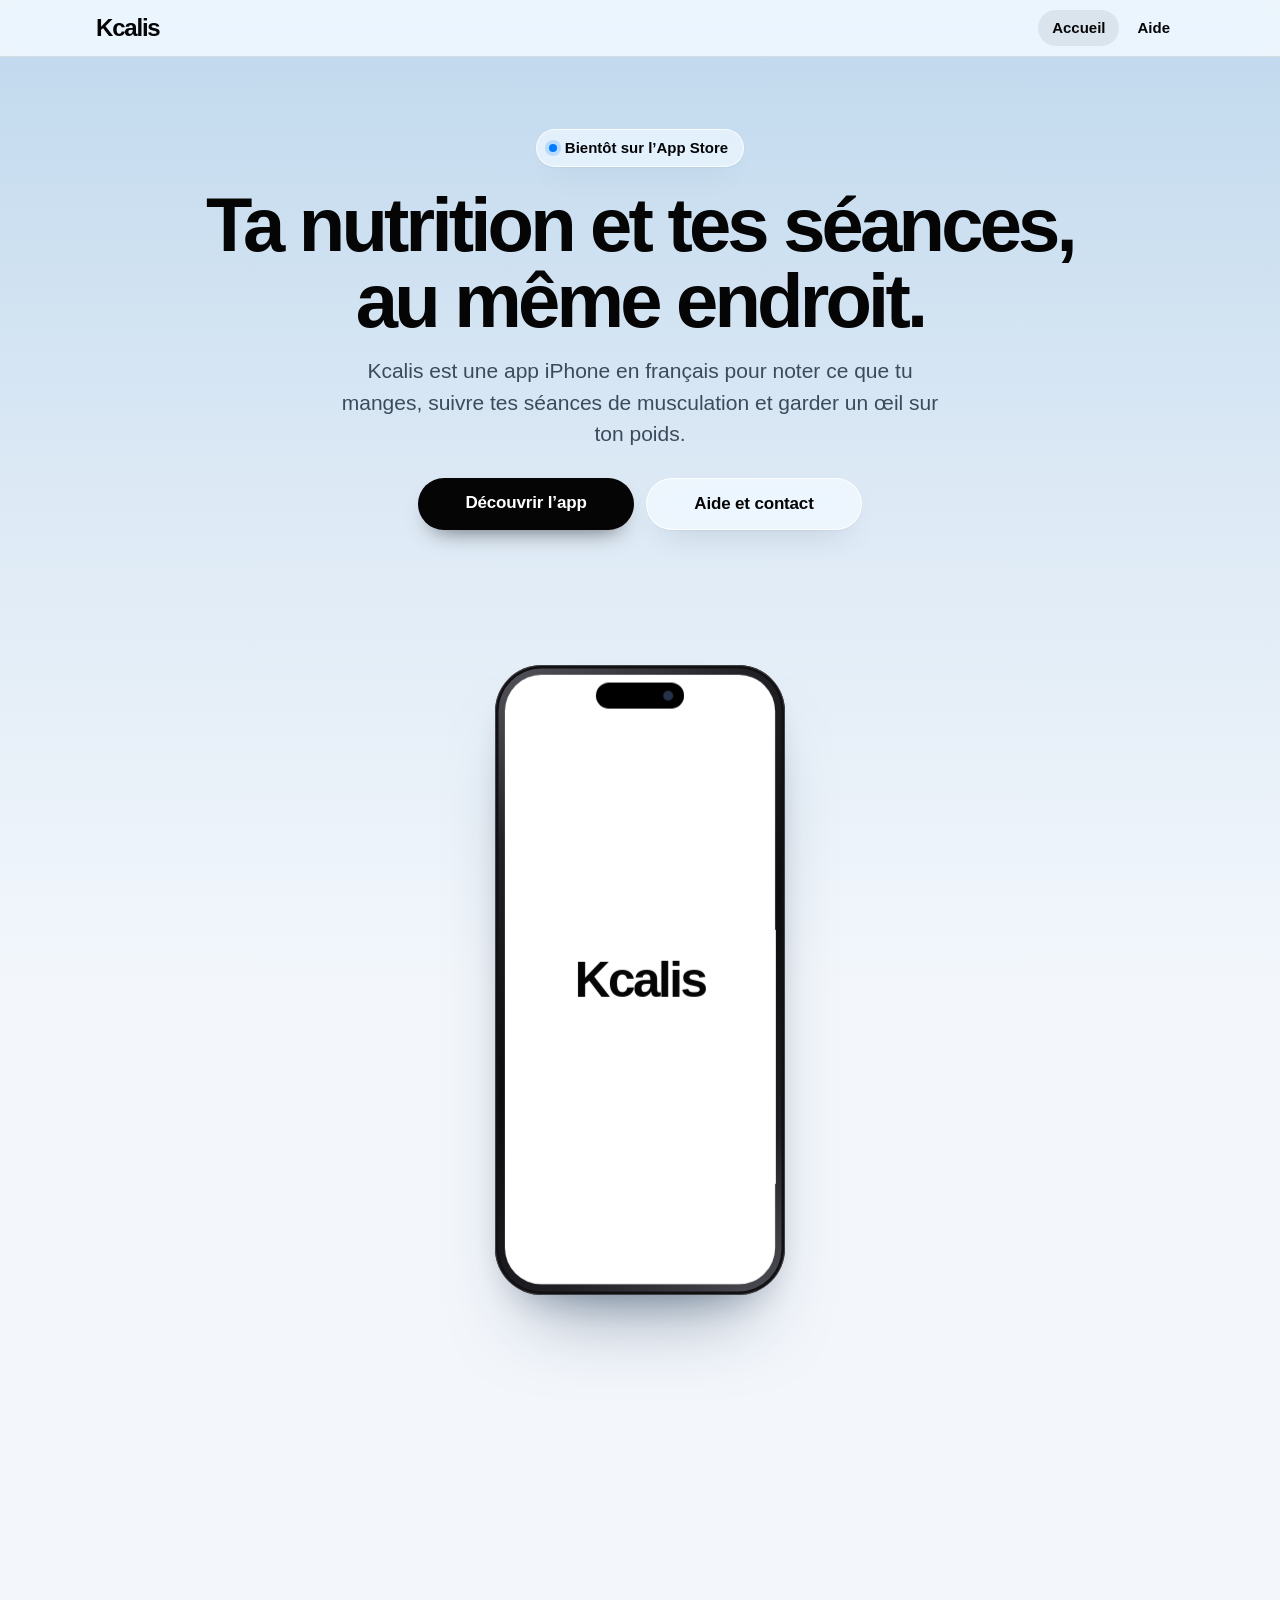
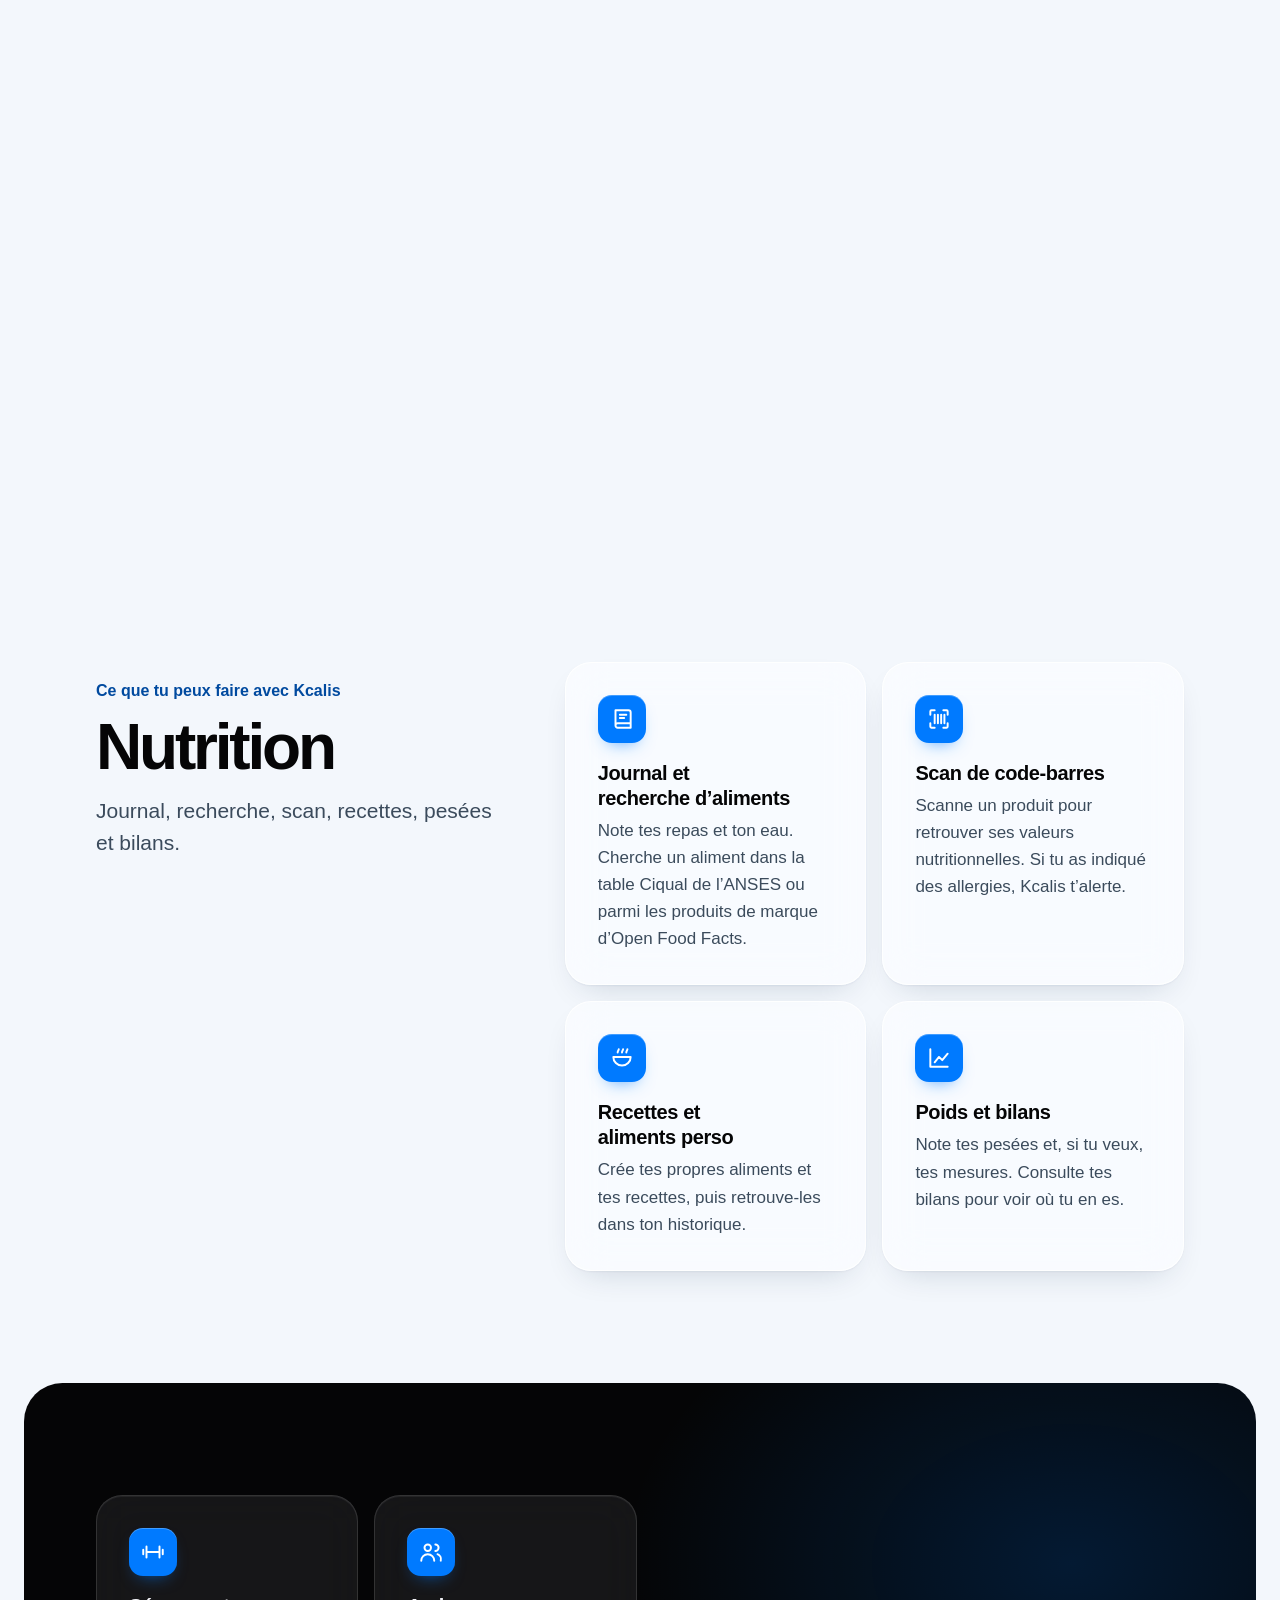
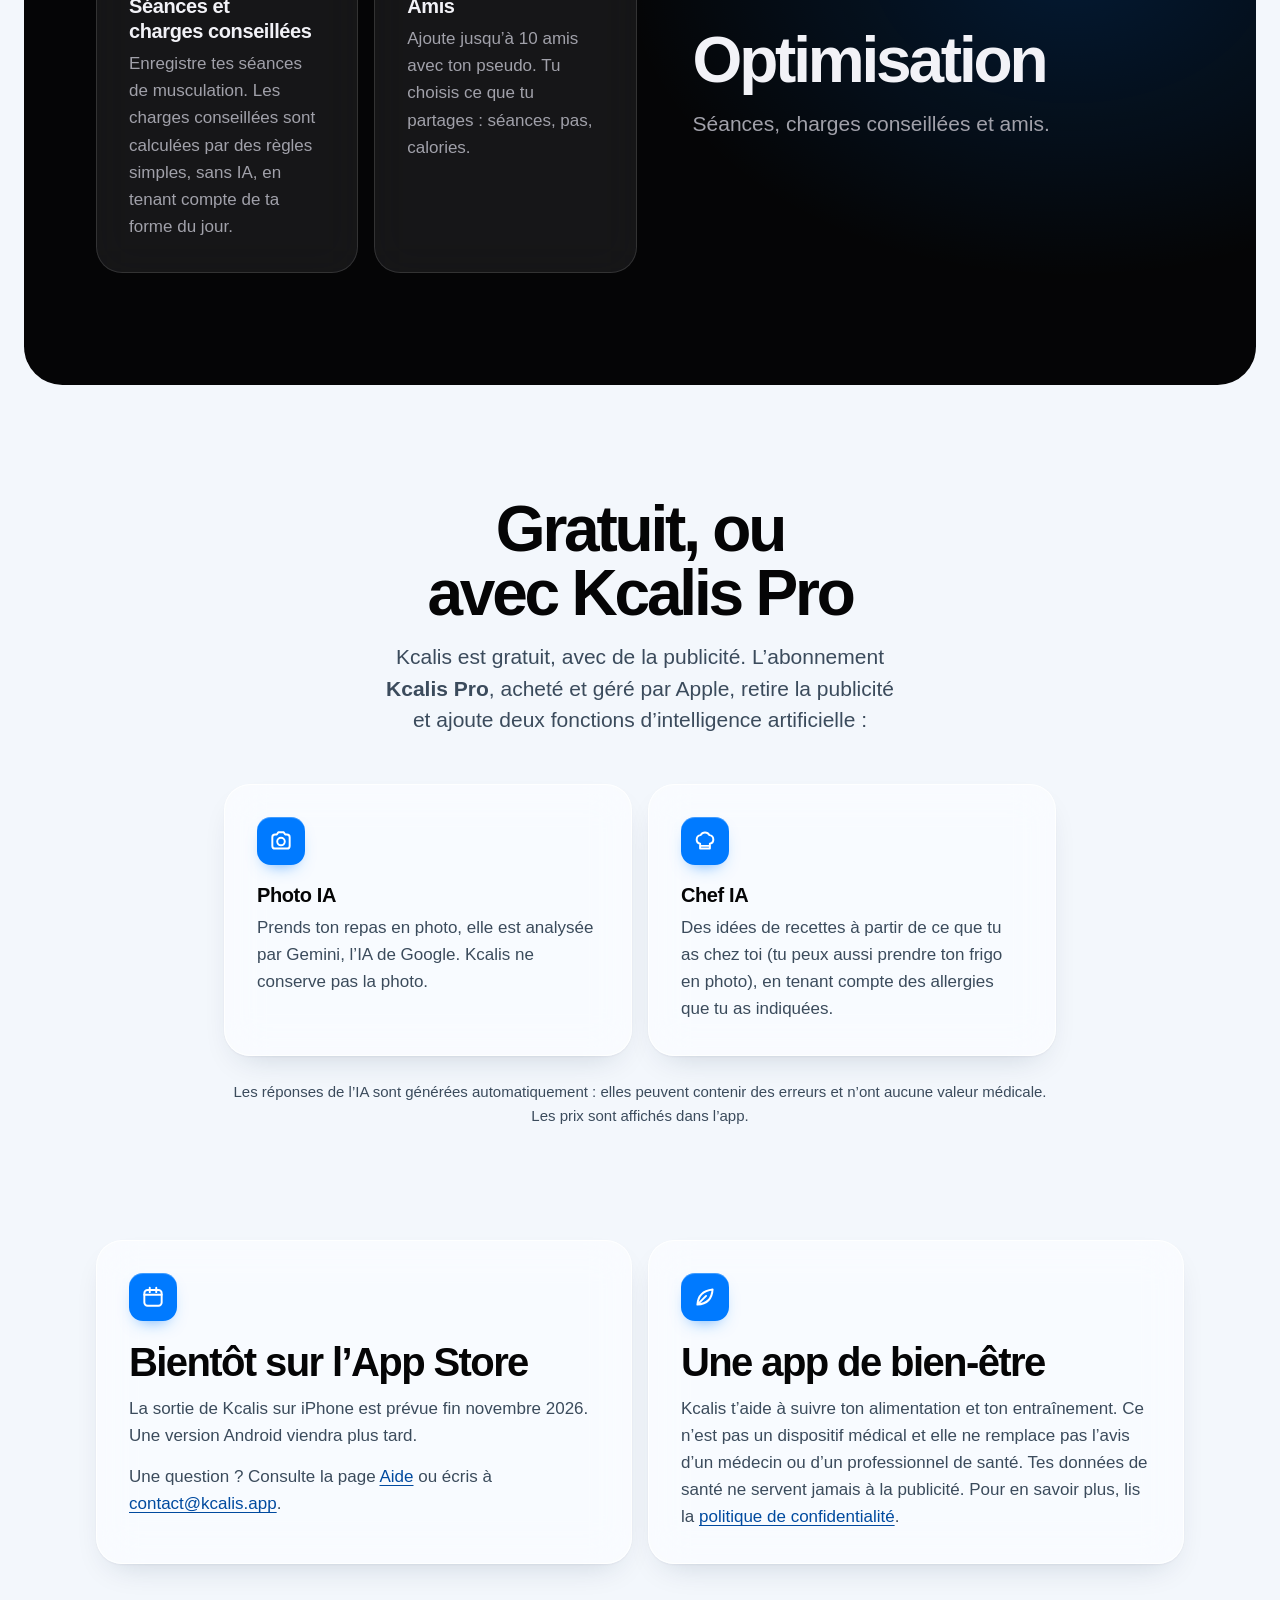
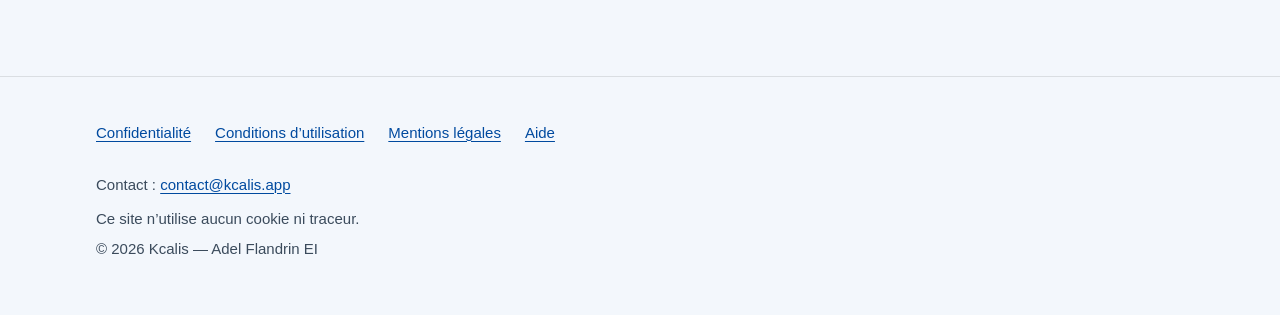
<file: index.html>
<!doctype html>
<html lang="fr">
<head>
  <meta charset="utf-8">
  <meta http-equiv="Content-Security-Policy" content="default-src 'none'; img-src 'self' data:; style-src 'self'; font-src 'self'; base-uri 'none'; form-action 'none'; upgrade-insecure-requests">
  <meta name="referrer" content="strict-origin-when-cross-origin">
  <meta name="viewport" content="width=device-width, initial-scale=1">
  <title>Kcalis — Nutrition et musculation sur iPhone</title>
  <meta name="description" content="Kcalis, l’app iPhone en français pour noter tes repas, scanner tes produits, suivre tes séances de musculation, ton poids et tes bilans. Bientôt sur l’App Store.">
  <link rel="canonical" href="https://kcalis.app/">
  <meta name="theme-color" content="#bfd8ed">
  <meta name="color-scheme" content="light">
  <link rel="icon" href="/favicon-32.png" type="image/png" sizes="32x32">
  <link rel="apple-touch-icon" href="/apple-touch-icon.png">
  <link rel="stylesheet" href="/assets/style.css">
  <meta property="og:type" content="website">
  <meta property="og:site_name" content="Kcalis">
  <meta property="og:locale" content="fr_FR">
  <meta property="og:title" content="Kcalis — Nutrition et musculation sur iPhone">
  <meta property="og:description" content="Kcalis, l’app iPhone en français pour noter tes repas, scanner tes produits, suivre tes séances de musculation, ton poids et tes bilans. Bientôt sur l’App Store.">
  <meta property="og:url" content="https://kcalis.app/">
  <meta property="og:image" content="https://kcalis.app/assets/og.png">
  <meta property="og:image:width" content="1200">
  <meta property="og:image:height" content="630">
  <meta property="og:image:alt" content="Kcalis, nutrition et musculation sur iPhone">
  <meta name="twitter:card" content="summary_large_image">
  <meta name="twitter:title" content="Kcalis — Nutrition et musculation sur iPhone">
  <meta name="twitter:description" content="Kcalis, l’app iPhone en français pour noter tes repas, scanner tes produits, suivre tes séances de musculation, ton poids et tes bilans. Bientôt sur l’App Store.">
  <meta name="twitter:image" content="https://kcalis.app/assets/og.png">
  <meta name="twitter:image:alt" content="Kcalis, nutrition et musculation sur iPhone">
  <meta name="apple-itunes-app" content="app-id=6821615256">
  <script type="application/ld+json">{"@context":"https://schema.org","@type":"MobileApplication","name":"Kcalis","operatingSystem":"iOS","applicationCategory":"HealthApplication","inLanguage":"fr","url":"https://kcalis.app/","description":"Application iOS de nutrition et de musculation : journal alimentaire, scan de code-barres, recettes, séances et charges conseillées, poids et bilans, amis.","publisher":{"@type":"Person","name":"Adel Flandrin"},"offers":{"@type":"Offer","price":"0","priceCurrency":"EUR","description":"Gratuit avec achats intégrés (abonnement Kcalis Pro)"}}</script>
</head>
<body>
  <a class="skip-link" href="#contenu">Aller au contenu</a>
  <header class="site-header">
    <div class="wrap">
      <a class="brand" href="/">Kcalis</a>
      <nav class="site-nav" aria-label="Navigation principale">
        <ul>
        <li><a href="/" aria-current="page">Accueil</a></li>
        <li><a href="/support.html">Aide</a></li>
        </ul>
      </nav>
    </div>
  </header>
  <main id="contenu">
    <section class="hero" aria-labelledby="titre-accueil">
      <div class="wrap hero-head">
        <p class="pill">Bientôt sur l’App Store</p>
        <h1 id="titre-accueil">Ta nutrition et tes séances, au même endroit.</h1>
        <p class="lead">Kcalis est une app iPhone en français pour noter ce que tu manges, suivre tes séances de musculation et garder un œil sur ton poids.</p>
        <div class="actions">
          <a class="button" href="#fonctions">Découvrir l’app</a>
          <a class="button button--glass" href="/support.html">Aide et contact</a>
        </div>
      </div>
      <div class="scene">
        <div class="scene-stage">
          <div class="phone-tilt">
            <div class="phone" aria-hidden="true">
              <div class="phone-screen">
              <span class="screen-logo">Kcalis</span>
              </div>
              <span class="phone-island"></span>
            </div>
          </div>
        </div>
      </div>
    </section>

    <section class="world" id="fonctions" aria-labelledby="titre-nutrition">
      <div class="wrap world-grid">
        <div class="world-head">
          <p class="kicker" id="titre-fonctions">Ce que tu peux faire avec Kcalis</p>
          <h2 id="titre-nutrition">Nutrition</h2>
          <p class="world-lead">Journal, recherche, scan, recettes, pesées et bilans.</p>
        </div>
        <ul class="cards" role="list">
          <li>
            <article class="card card--light">
              <span class="tile" aria-hidden="true"><svg class="icon" viewBox="0 0 24 24" width="26" height="26" fill="none" focusable="false"><path d="M6 4h12a2 2 0 0 1 2 2v14H8a2 2 0 0 1-2-2zM6 18a2 2 0 0 1 2-2h12M10 8h6M10 11h4"/></svg></span>
              <h3>Journal et recherche d’aliments</h3>
              <p>Note tes repas et ton eau. Cherche un aliment dans la table Ciqual de l’ANSES ou parmi les produits de marque d’Open Food Facts.</p>
            </article>
          </li>
          <li>
            <article class="card card--light">
              <span class="tile" aria-hidden="true"><svg class="icon" viewBox="0 0 24 24" width="26" height="26" fill="none" focusable="false"><path d="M4 8V5a1 1 0 0 1 1-1h3M16 4h3a1 1 0 0 1 1 1v3M20 16v3a1 1 0 0 1-1 1h-3M8 20H5a1 1 0 0 1-1-1v-3M8 8v8M11 8v8M14 8v8M17 8v8"/></svg></span>
              <h3>Scan de code-barres</h3>
              <p>Scanne un produit pour retrouver ses valeurs nutritionnelles. Si tu as indiqué des allergies, Kcalis t’alerte.</p>
            </article>
          </li>
          <li>
            <article class="card card--light">
              <span class="tile" aria-hidden="true"><svg class="icon" viewBox="0 0 24 24" width="26" height="26" fill="none" focusable="false"><path d="M4 11h16a8 8 0 0 1-16 0zM8 7c0-1.5 1-2 1-3M12 7c0-1.5 1-2 1-3M16 7c0-1.5 1-2 1-3"/></svg></span>
              <h3>Recettes et aliments perso</h3>
              <p>Crée tes propres aliments et tes recettes, puis retrouve-les dans ton historique.</p>
            </article>
          </li>
          <li>
            <article class="card card--light">
              <span class="tile" aria-hidden="true"><svg class="icon" viewBox="0 0 24 24" width="26" height="26" fill="none" focusable="false"><path d="M4 4v16h16M8 16l4-5 3 3 5-6"/></svg></span>
              <h3>Poids et bilans</h3>
              <p>Note tes pesées et, si tu veux, tes mesures. Consulte tes bilans pour voir où tu en es.</p>
            </article>
          </li>
        </ul>
      </div>
    </section>

    <div class="optim-track">
      <section class="world world--dark optim" id="optimisation" aria-labelledby="titre-optimisation">
        <div class="wrap world-grid world-grid--reverse">
          <div class="world-head">
            <h2 id="titre-optimisation">Optimisation</h2>
            <p class="world-lead">Séances, charges conseillées et amis.</p>
          </div>
          <ul class="cards" role="list">
          <li>
            <article class="card card--dark">
              <span class="tile" aria-hidden="true"><svg class="icon" viewBox="0 0 24 24" width="26" height="26" fill="none" focusable="false"><path d="M3 10v4M6 7v10M18 7v10M21 10v4M6 12h12"/></svg></span>
              <h3>Séances et charges conseillées</h3>
              <p>Enregistre tes séances de musculation. Les charges conseillées sont calculées par des règles simples, sans IA, en tenant compte de ta forme du jour.</p>
            </article>
          </li>
          <li>
            <article class="card card--dark">
              <span class="tile" aria-hidden="true"><svg class="icon" viewBox="0 0 24 24" width="26" height="26" fill="none" focusable="false"><circle cx="9" cy="8" r="3"/><path d="M3 20a6 6 0 0 1 12 0M16 5a3 3 0 0 1 0 6M18 14a5 5 0 0 1 3 6"/></svg></span>
              <h3>Amis</h3>
              <p>Ajoute jusqu’à 10 amis avec ton pseudo. Tu choisis ce que tu partages : séances, pas, calories.</p>
            </article>
          </li>
          </ul>
        </div>
      </section>
    </div>

    <section class="world" aria-labelledby="titre-pro">
      <div class="wrap">
        <div class="world-head world-head--center">
          <h2 id="titre-pro">Gratuit, ou avec Kcalis Pro</h2>
          <p class="world-lead">Kcalis est gratuit, avec de la publicité. L’abonnement <strong>Kcalis Pro</strong>, acheté et géré par Apple, retire la publicité et ajoute deux fonctions d’intelligence artificielle :</p>
        </div>
        <ul class="cards cards--pro" role="list">
          <li>
            <article class="card card--light">
              <span class="tile" aria-hidden="true"><svg class="icon" viewBox="0 0 24 24" width="26" height="26" fill="none" focusable="false"><path d="M4 8.5A2.5 2.5 0 0 1 6.5 6h1.6l1.4-2h5l1.4 2h1.6A2.5 2.5 0 0 1 20 8.5v8a2.5 2.5 0 0 1-2.5 2.5h-11A2.5 2.5 0 0 1 4 16.5z"/><circle cx="12" cy="12.5" r="3.5"/></svg></span>
              <h3>Photo IA</h3>
              <p>Prends ton repas en photo, elle est analysée par Gemini, l’IA de Google. Kcalis ne conserve pas la photo.</p>
            </article>
          </li>
          <li>
            <article class="card card--light">
              <span class="tile" aria-hidden="true"><svg class="icon" viewBox="0 0 24 24" width="26" height="26" fill="none" focusable="false"><path d="M7.5 14.5A4 4 0 0 1 8 6.6a4.5 4.5 0 0 1 8 0 4 4 0 0 1 .5 7.9V19h-9zM7.5 16.5h9"/></svg></span>
              <h3>Chef IA</h3>
              <p>Des idées de recettes à partir de ce que tu as chez toi (tu peux aussi prendre ton frigo en photo), en tenant compte des allergies que tu as indiquées.</p>
            </article>
          </li>
        </ul>
        <p class="note">Les réponses de l’IA sont générées automatiquement : elles peuvent contenir des erreurs et n’ont aucune valeur médicale. Les prix sont affichés dans l’app.</p>
      </div>
    </section>

    <div class="world world--end">
      <div class="wrap duo">
        <section class="card card--light card--feature" aria-labelledby="titre-sortie">
          <span class="tile" aria-hidden="true"><svg class="icon" viewBox="0 0 24 24" width="26" height="26" fill="none" focusable="false"><rect x="4" y="5.5" width="16" height="14.5" rx="3"/><path d="M4 10h16M9 3.5v4M15 3.5v4"/></svg></span>
          <h2 id="titre-sortie">Bientôt sur l’App Store</h2>
          <p>La sortie de Kcalis sur iPhone est prévue fin novembre 2026. Une version Android viendra plus tard.</p>
          <p>Une question ? Consulte la page <a href="/support.html">Aide</a> ou écris à <a href="mailto:contact@kcalis.app">contact@kcalis.app</a>.</p>
        </section>
        <section class="card card--light card--feature" aria-labelledby="titre-sante">
          <span class="tile" aria-hidden="true"><svg class="icon" viewBox="0 0 24 24" width="26" height="26" fill="none" focusable="false"><path d="M5 19c.5-8 5.5-13 14-14-.5 8.5-5.5 13.5-14 14zM5 19l8-8"/></svg></span>
          <h2 id="titre-sante">Une app de bien-être</h2>
          <p>Kcalis t’aide à suivre ton alimentation et ton entraînement. Ce n’est pas un dispositif médical et elle ne remplace pas l’avis d’un médecin ou d’un professionnel de santé. Tes données de santé ne servent jamais à la publicité. Pour en savoir plus, lis la <a href="/confidentialite.html">politique de confidentialité</a>.</p>
        </section>
      </div>
    </div>
  </main>
  <footer class="site-footer">
    <div class="wrap">
      <nav aria-label="Liens légaux">
        <ul>
          <li><a href="/confidentialite.html">Confidentialité</a></li>
          <li><a href="/conditions.html">Conditions d’utilisation</a></li>
          <li><a href="/mentions-legales.html">Mentions légales</a></li>
          <li><a href="/support.html">Aide</a></li>
        </ul>
      </nav>
      <p>Contact : <a href="mailto:contact@kcalis.app">contact@kcalis.app</a></p>
      <p>Ce site n’utilise aucun cookie ni traceur.</p>
      <p>© 2026 Kcalis — Adel Flandrin EI</p>
    </div>
  </footer>
</body>
</html>
</file>
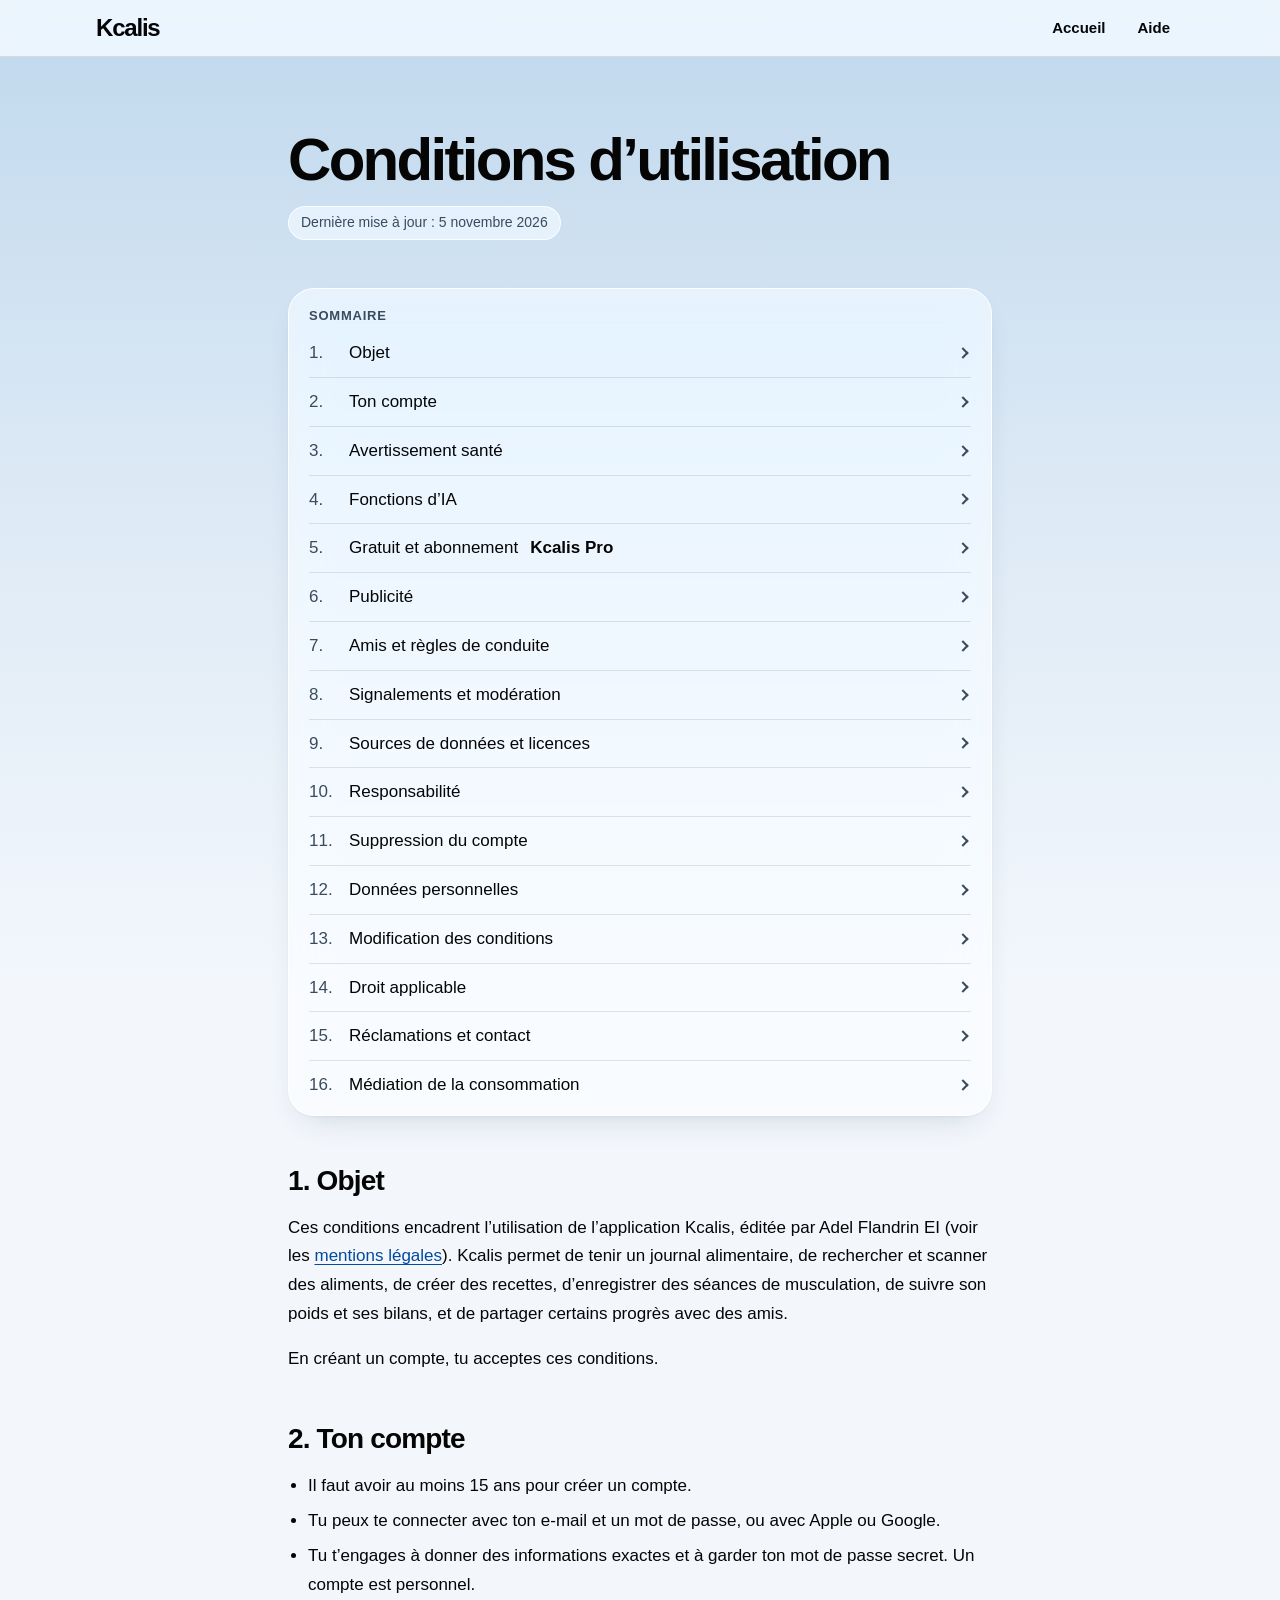
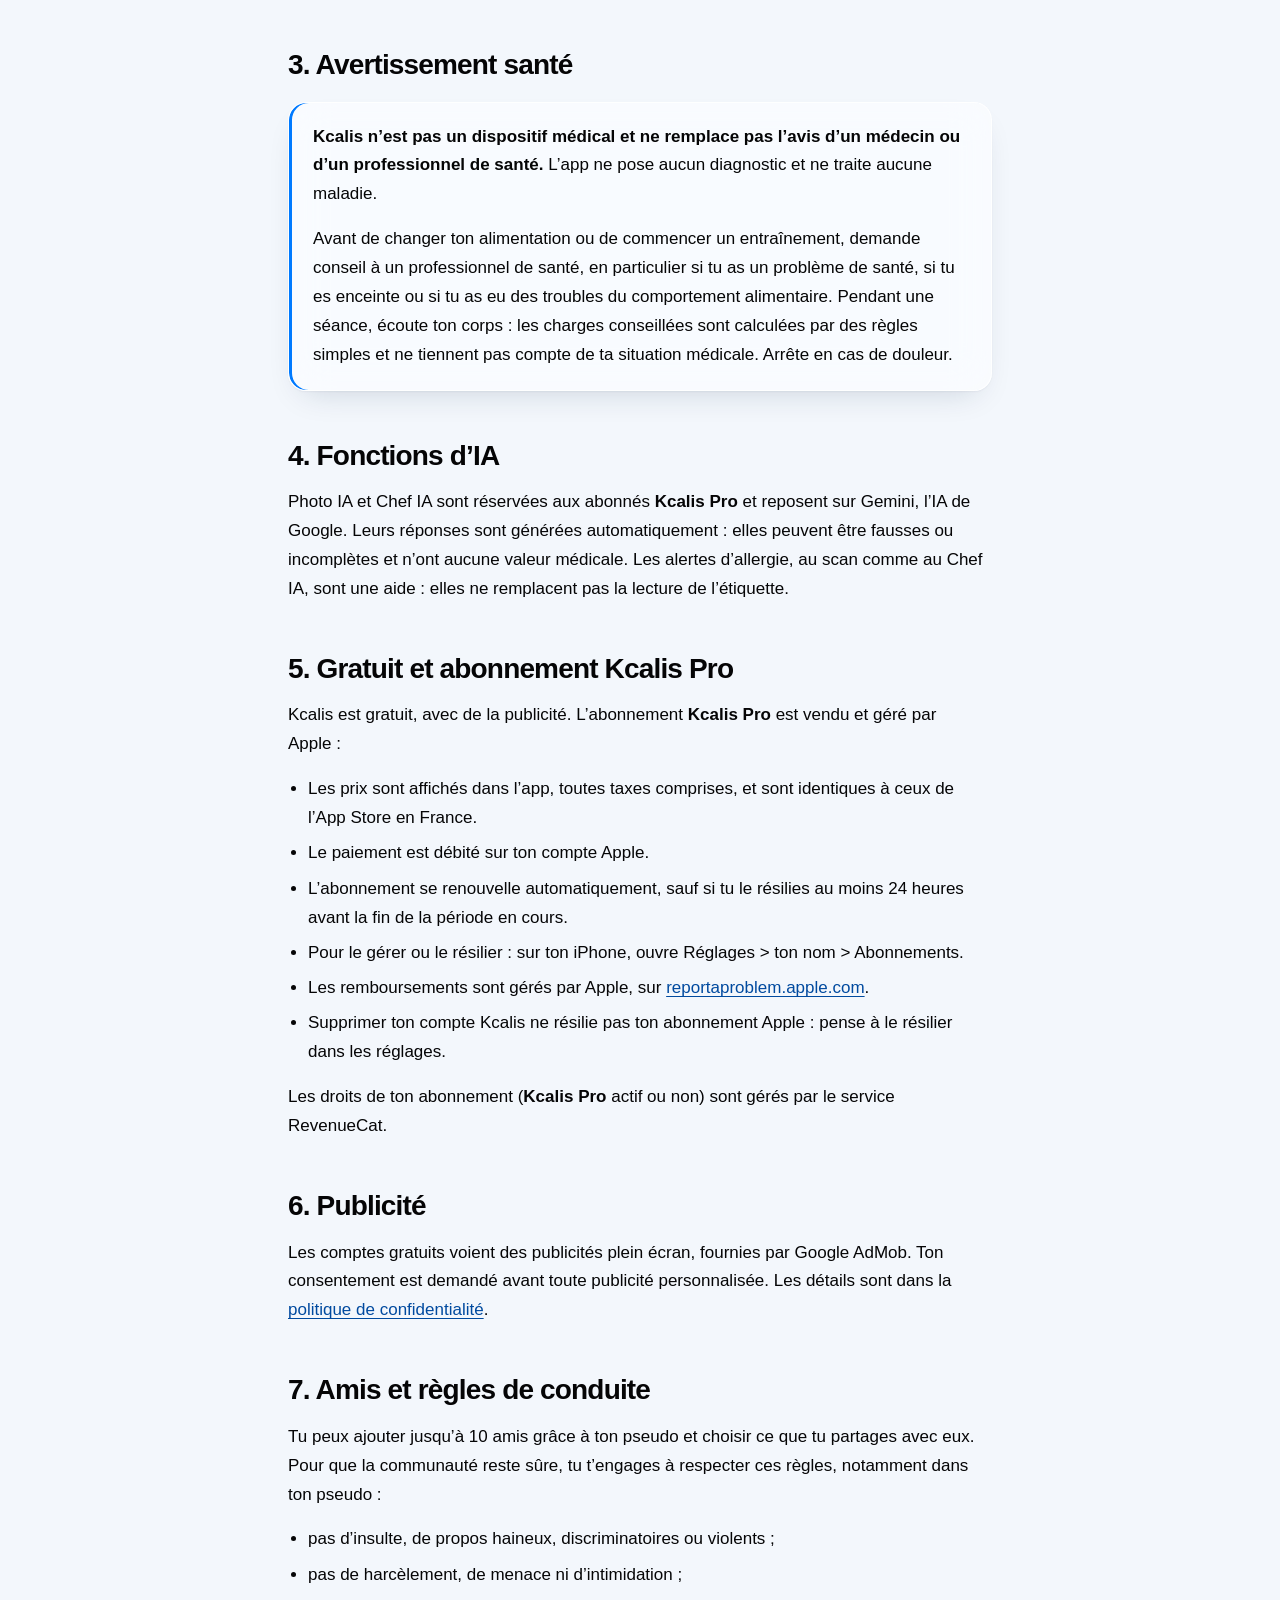
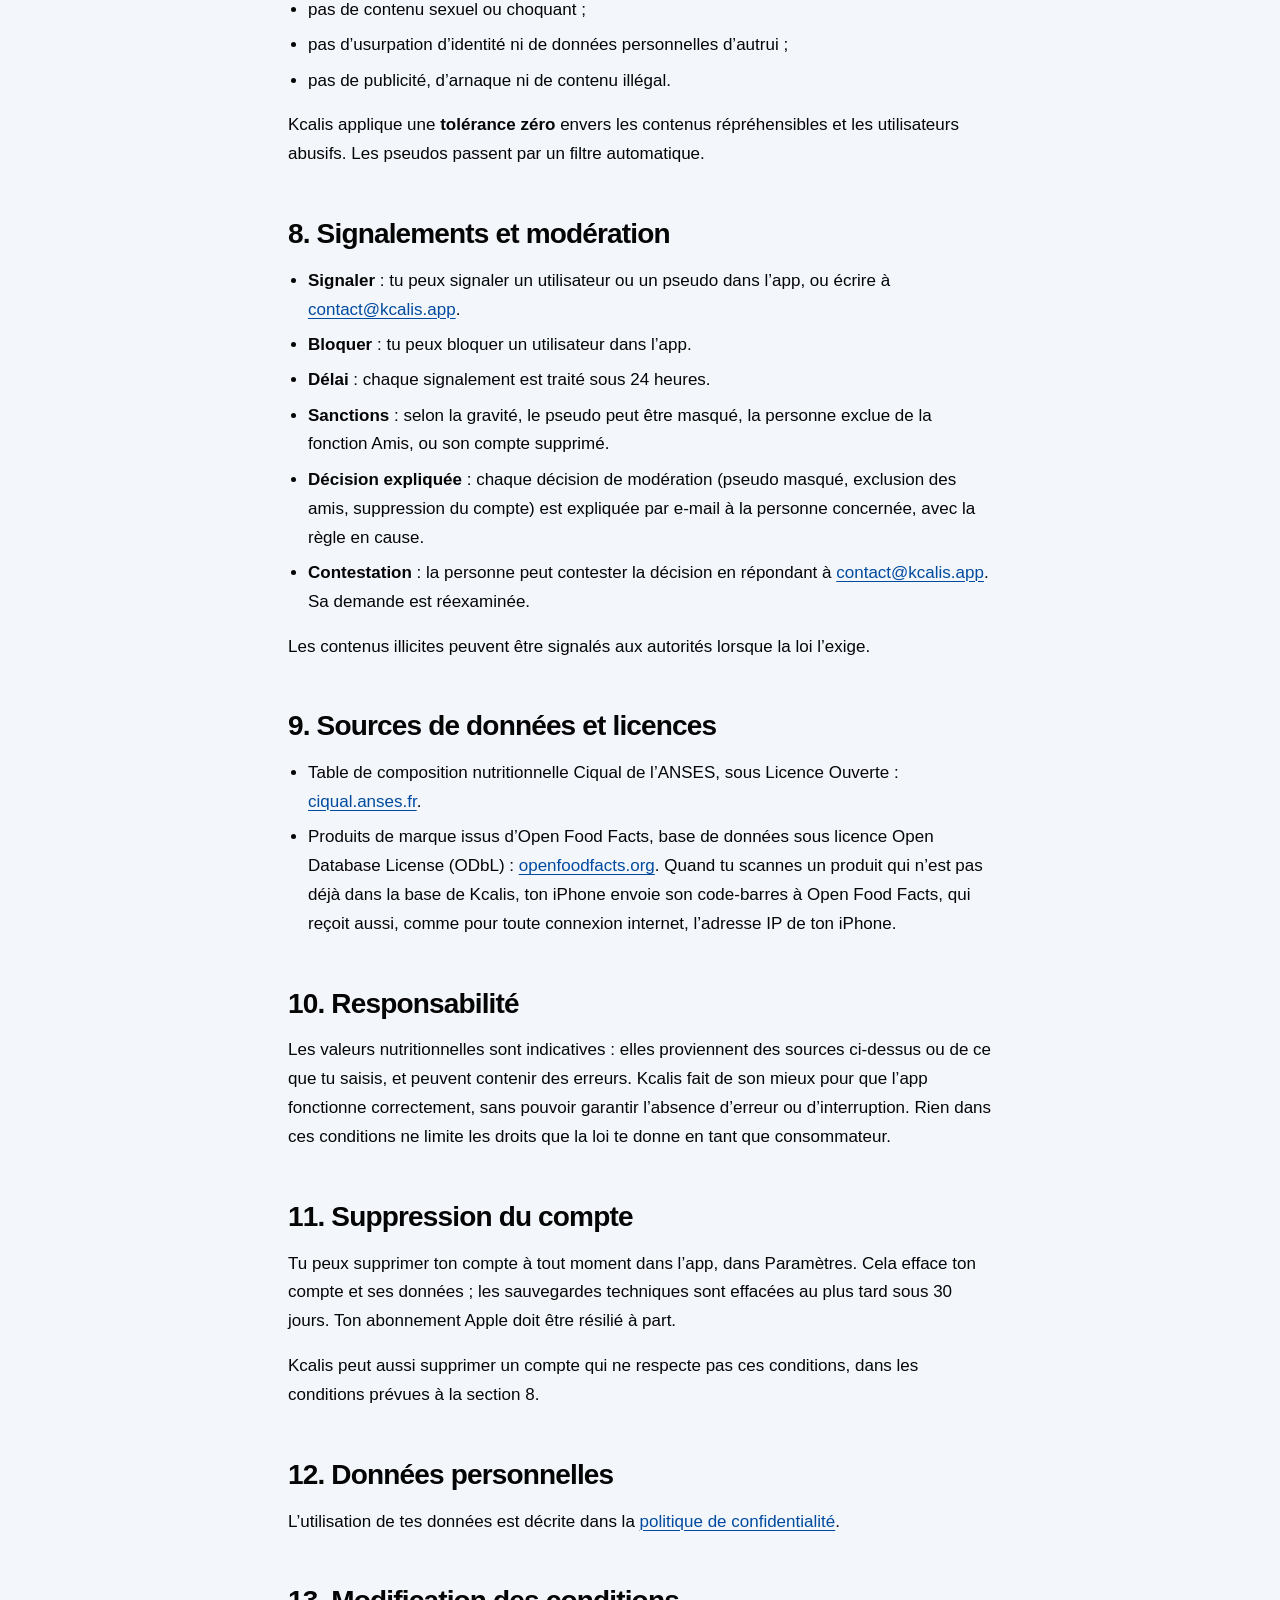
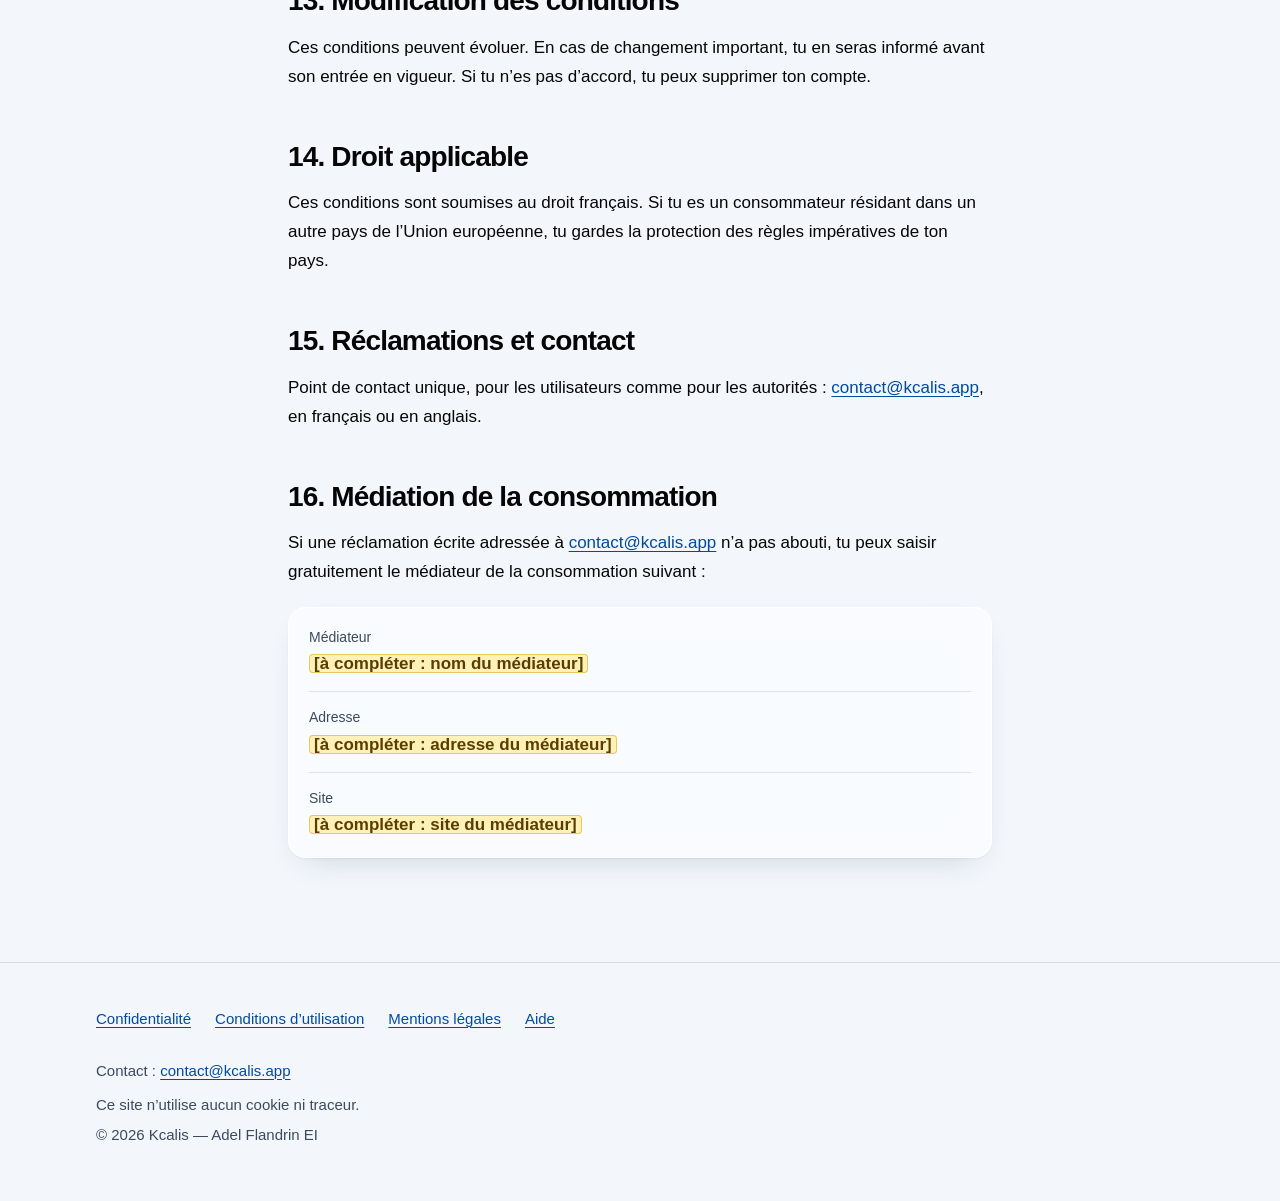
<file: conditions.html>
<!doctype html>
<html lang="fr">
<head>
  <meta charset="utf-8">
  <meta http-equiv="Content-Security-Policy" content="default-src 'none'; img-src 'self' data:; style-src 'self'; font-src 'self'; base-uri 'none'; form-action 'none'; upgrade-insecure-requests">
  <meta name="referrer" content="strict-origin-when-cross-origin">
  <meta name="viewport" content="width=device-width, initial-scale=1">
  <title>Conditions d’utilisation — Kcalis</title>
  <meta name="description" content="Les règles d’utilisation de Kcalis : compte, avertissement santé, abonnement Kcalis Pro par Apple, publicité, amis, modération et médiation.">
  <link rel="canonical" href="https://kcalis.app/conditions.html">
  <meta name="theme-color" content="#bfd8ed">
  <meta name="color-scheme" content="light">
  <link rel="icon" href="/favicon-32.png" type="image/png" sizes="32x32">
  <link rel="apple-touch-icon" href="/apple-touch-icon.png">
  <link rel="stylesheet" href="/assets/style.css">
  <meta property="og:type" content="website">
  <meta property="og:site_name" content="Kcalis">
  <meta property="og:locale" content="fr_FR">
  <meta property="og:title" content="Conditions d’utilisation — Kcalis">
  <meta property="og:description" content="Les règles d’utilisation de Kcalis : compte, avertissement santé, abonnement Kcalis Pro par Apple, publicité, amis, modération et médiation.">
  <meta property="og:url" content="https://kcalis.app/conditions.html">
  <meta property="og:image" content="https://kcalis.app/assets/og.png">
  <meta property="og:image:width" content="1200">
  <meta property="og:image:height" content="630">
  <meta property="og:image:alt" content="Kcalis, nutrition et musculation sur iPhone">
  <meta name="twitter:card" content="summary_large_image">
  <meta name="twitter:title" content="Conditions d’utilisation — Kcalis">
  <meta name="twitter:description" content="Les règles d’utilisation de Kcalis : compte, avertissement santé, abonnement Kcalis Pro par Apple, publicité, amis, modération et médiation.">
  <meta name="twitter:image" content="https://kcalis.app/assets/og.png">
  <meta name="twitter:image:alt" content="Kcalis, nutrition et musculation sur iPhone">
</head>
<body>
  <a class="skip-link" href="#contenu">Aller au contenu</a>
  <header class="site-header">
    <div class="wrap">
      <a class="brand" href="/">Kcalis</a>
      <nav class="site-nav" aria-label="Navigation principale">
        <ul>
        <li><a href="/">Accueil</a></li>
        <li><a href="/support.html">Aide</a></li>
        </ul>
      </nav>
    </div>
  </header>
  <main id="contenu" class="page">
    <div class="wrap wrap--text">
      <article>
        <h1>Conditions d’utilisation</h1>
        <p class="updated">Dernière mise à jour : 5 novembre 2026</p>
        <nav class="toc" aria-labelledby="titre-sommaire">
          <h2 id="titre-sommaire">Sommaire</h2>
          <ol role="list">
            <li><a href="#objet">Objet</a></li>
            <li><a href="#compte">Ton compte</a></li>
            <li><a href="#sante">Avertissement santé</a></li>
            <li><a href="#ia">Fonctions d’IA</a></li>
            <li><a href="#abonnement">Gratuit et abonnement <strong>Kcalis Pro</strong></a></li>
            <li><a href="#publicite">Publicité</a></li>
            <li><a href="#amis">Amis et règles de conduite</a></li>
            <li><a href="#moderation">Signalements et modération</a></li>
            <li><a href="#sources">Sources de données et licences</a></li>
            <li><a href="#responsabilite">Responsabilité</a></li>
            <li><a href="#suppression">Suppression du compte</a></li>
            <li><a href="#donnees">Données personnelles</a></li>
            <li><a href="#modification">Modification des conditions</a></li>
            <li><a href="#droit">Droit applicable</a></li>
            <li><a href="#reclamations">Réclamations et contact</a></li>
            <li><a href="#mediation">Médiation de la consommation</a></li>
          </ol>
        </nav>

        <h2 id="objet">1. Objet</h2>
        <p>Ces conditions encadrent l’utilisation de l’application Kcalis, éditée par Adel Flandrin EI (voir les <a href="/mentions-legales.html">mentions légales</a>). Kcalis permet de tenir un journal alimentaire, de rechercher et scanner des aliments, de créer des recettes, d’enregistrer des séances de musculation, de suivre son poids et ses bilans, et de partager certains progrès avec des amis.</p>
        <p>En créant un compte, tu acceptes ces conditions.</p>

        <h2 id="compte">2. Ton compte</h2>
        <ul>
          <li>Il faut avoir au moins 15 ans pour créer un compte.</li>
          <li>Tu peux te connecter avec ton e-mail et un mot de passe, ou avec Apple ou Google.</li>
          <li>Tu t’engages à donner des informations exactes et à garder ton mot de passe secret. Un compte est personnel.</li>
        </ul>

        <h2 id="sante">3. Avertissement santé</h2>
        <div class="callout">
          <p><strong>Kcalis n’est pas un dispositif médical et ne remplace pas l’avis d’un médecin ou d’un professionnel de santé.</strong> L’app ne pose aucun diagnostic et ne traite aucune maladie.</p>
          <p>Avant de changer ton alimentation ou de commencer un entraînement, demande conseil à un professionnel de santé, en particulier si tu as un problème de santé, si tu es enceinte ou si tu as eu des troubles du comportement alimentaire. Pendant une séance, écoute ton corps : les charges conseillées sont calculées par des règles simples et ne tiennent pas compte de ta situation médicale. Arrête en cas de douleur.</p>
        </div>

        <h2 id="ia">4. Fonctions d’IA</h2>
        <p>Photo IA et Chef IA sont réservées aux abonnés <strong>Kcalis Pro</strong> et reposent sur Gemini, l’IA de Google. Leurs réponses sont générées automatiquement : elles peuvent être fausses ou incomplètes et n’ont aucune valeur médicale. Les alertes d’allergie, au scan comme au Chef IA, sont une aide : elles ne remplacent pas la lecture de l’étiquette.</p>

        <h2 id="abonnement">5. Gratuit et abonnement Kcalis Pro</h2>
        <p>Kcalis est gratuit, avec de la publicité. L’abonnement <strong>Kcalis Pro</strong> est vendu et géré par Apple :</p>
        <ul>
          <li>Les prix sont affichés dans l’app, toutes taxes comprises, et sont identiques à ceux de l’App Store en France.</li>
          <li>Le paiement est débité sur ton compte Apple.</li>
          <li>L’abonnement se renouvelle automatiquement, sauf si tu le résilies au moins 24 heures avant la fin de la période en cours.</li>
          <li>Pour le gérer ou le résilier : sur ton iPhone, ouvre Réglages &gt; ton nom &gt; Abonnements.</li>
          <li>Les remboursements sont gérés par Apple, sur <a href="https://reportaproblem.apple.com" rel="noopener noreferrer">reportaproblem.apple.com</a>.</li>
          <li>Supprimer ton compte Kcalis ne résilie pas ton abonnement Apple : pense à le résilier dans les réglages.</li>
        </ul>
        <p>Les droits de ton abonnement (<strong>Kcalis Pro</strong> actif ou non) sont gérés par le service RevenueCat.</p>

        <h2 id="publicite">6. Publicité</h2>
        <p>Les comptes gratuits voient des publicités plein écran, fournies par Google AdMob. Ton consentement est demandé avant toute publicité personnalisée. Les détails sont dans la <a href="/confidentialite.html#publicite">politique de confidentialité</a>.</p>

        <h2 id="amis">7. Amis et règles de conduite</h2>
        <p>Tu peux ajouter jusqu’à 10 amis grâce à ton pseudo et choisir ce que tu partages avec eux. Pour que la communauté reste sûre, tu t’engages à respecter ces règles, notamment dans ton pseudo :</p>
        <ul>
          <li>pas d’insulte, de propos haineux, discriminatoires ou violents ;</li>
          <li>pas de harcèlement, de menace ni d’intimidation ;</li>
          <li>pas de contenu sexuel ou choquant ;</li>
          <li>pas d’usurpation d’identité ni de données personnelles d’autrui ;</li>
          <li>pas de publicité, d’arnaque ni de contenu illégal.</li>
        </ul>
        <p>Kcalis applique une <strong>tolérance zéro</strong> envers les contenus répréhensibles et les utilisateurs abusifs. Les pseudos passent par un filtre automatique.</p>

        <h2 id="moderation">8. Signalements et modération</h2>
        <ul>
          <li><strong>Signaler</strong> : tu peux signaler un utilisateur ou un pseudo dans l’app, ou écrire à <a href="mailto:contact@kcalis.app">contact@kcalis.app</a>.</li>
          <li><strong>Bloquer</strong> : tu peux bloquer un utilisateur dans l’app.</li>
          <li><strong>Délai</strong> : chaque signalement est traité sous 24 heures.</li>
          <li><strong>Sanctions</strong> : selon la gravité, le pseudo peut être masqué, la personne exclue de la fonction Amis, ou son compte supprimé.</li>
          <li><strong>Décision expliquée</strong> : chaque décision de modération (pseudo masqué, exclusion des amis, suppression du compte) est expliquée par e-mail à la personne concernée, avec la règle en cause.</li>
          <li><strong>Contestation</strong> : la personne peut contester la décision en répondant à <a href="mailto:contact@kcalis.app">contact@kcalis.app</a>. Sa demande est réexaminée.</li>
        </ul>
        <p>Les contenus illicites peuvent être signalés aux autorités lorsque la loi l’exige.</p>

        <h2 id="sources">9. Sources de données et licences</h2>
        <ul>
          <li>Table de composition nutritionnelle Ciqual de l’ANSES, sous Licence Ouverte : <a href="https://ciqual.anses.fr" rel="noopener noreferrer">ciqual.anses.fr</a>.</li>
          <li>Produits de marque issus d’Open Food Facts, base de données sous licence Open Database License (ODbL) : <a href="https://world.openfoodfacts.org" rel="noopener noreferrer">openfoodfacts.org</a>. Quand tu scannes un produit qui n’est pas déjà dans la base de Kcalis, ton iPhone envoie son code-barres à Open Food Facts, qui reçoit aussi, comme pour toute connexion internet, l’adresse IP de ton iPhone.</li>
        </ul>

        <h2 id="responsabilite">10. Responsabilité</h2>
        <p>Les valeurs nutritionnelles sont indicatives : elles proviennent des sources ci-dessus ou de ce que tu saisis, et peuvent contenir des erreurs. Kcalis fait de son mieux pour que l’app fonctionne correctement, sans pouvoir garantir l’absence d’erreur ou d’interruption. Rien dans ces conditions ne limite les droits que la loi te donne en tant que consommateur.</p>

        <h2 id="suppression">11. Suppression du compte</h2>
        <p>Tu peux supprimer ton compte à tout moment dans l’app, dans Paramètres. Cela efface ton compte et ses données ; les sauvegardes techniques sont effacées au plus tard sous 30 jours. Ton abonnement Apple doit être résilié à part.</p>
        <p>Kcalis peut aussi supprimer un compte qui ne respecte pas ces conditions, dans les conditions prévues à la section 8.</p>

        <h2 id="donnees">12. Données personnelles</h2>
        <p>L’utilisation de tes données est décrite dans la <a href="/confidentialite.html">politique de confidentialité</a>.</p>

        <h2 id="modification">13. Modification des conditions</h2>
        <p>Ces conditions peuvent évoluer. En cas de changement important, tu en seras informé avant son entrée en vigueur. Si tu n’es pas d’accord, tu peux supprimer ton compte.</p>

        <h2 id="droit">14. Droit applicable</h2>
        <p>Ces conditions sont soumises au droit français. Si tu es un consommateur résidant dans un autre pays de l’Union européenne, tu gardes la protection des règles impératives de ton pays.</p>

        <h2 id="reclamations">15. Réclamations et contact</h2>
        <p>Point de contact unique, pour les utilisateurs comme pour les autorités : <a href="mailto:contact@kcalis.app">contact@kcalis.app</a>, en français ou en anglais.</p>

        <h2 id="mediation">16. Médiation de la consommation</h2>
        <p>Si une réclamation écrite adressée à <a href="mailto:contact@kcalis.app">contact@kcalis.app</a> n’a pas abouti, tu peux saisir gratuitement le médiateur de la consommation suivant :</p>
        <dl class="facts">
          <dt>Médiateur</dt>
          <dd><span class="todo">[à compléter : nom du médiateur]</span></dd>
          <dt>Adresse</dt>
          <dd><span class="todo">[à compléter : adresse du médiateur]</span></dd>
          <dt>Site</dt>
          <dd><span class="todo">[à compléter : site du médiateur]</span></dd>
        </dl>
      </article>
    </div>
  </main>
  <footer class="site-footer">
    <div class="wrap">
      <nav aria-label="Liens légaux">
        <ul>
          <li><a href="/confidentialite.html">Confidentialité</a></li>
          <li><a href="/conditions.html">Conditions d’utilisation</a></li>
          <li><a href="/mentions-legales.html">Mentions légales</a></li>
          <li><a href="/support.html">Aide</a></li>
        </ul>
      </nav>
      <p>Contact : <a href="mailto:contact@kcalis.app">contact@kcalis.app</a></p>
      <p>Ce site n’utilise aucun cookie ni traceur.</p>
      <p>© 2026 Kcalis — Adel Flandrin EI</p>
    </div>
  </footer>
</body>
</html>
</file>
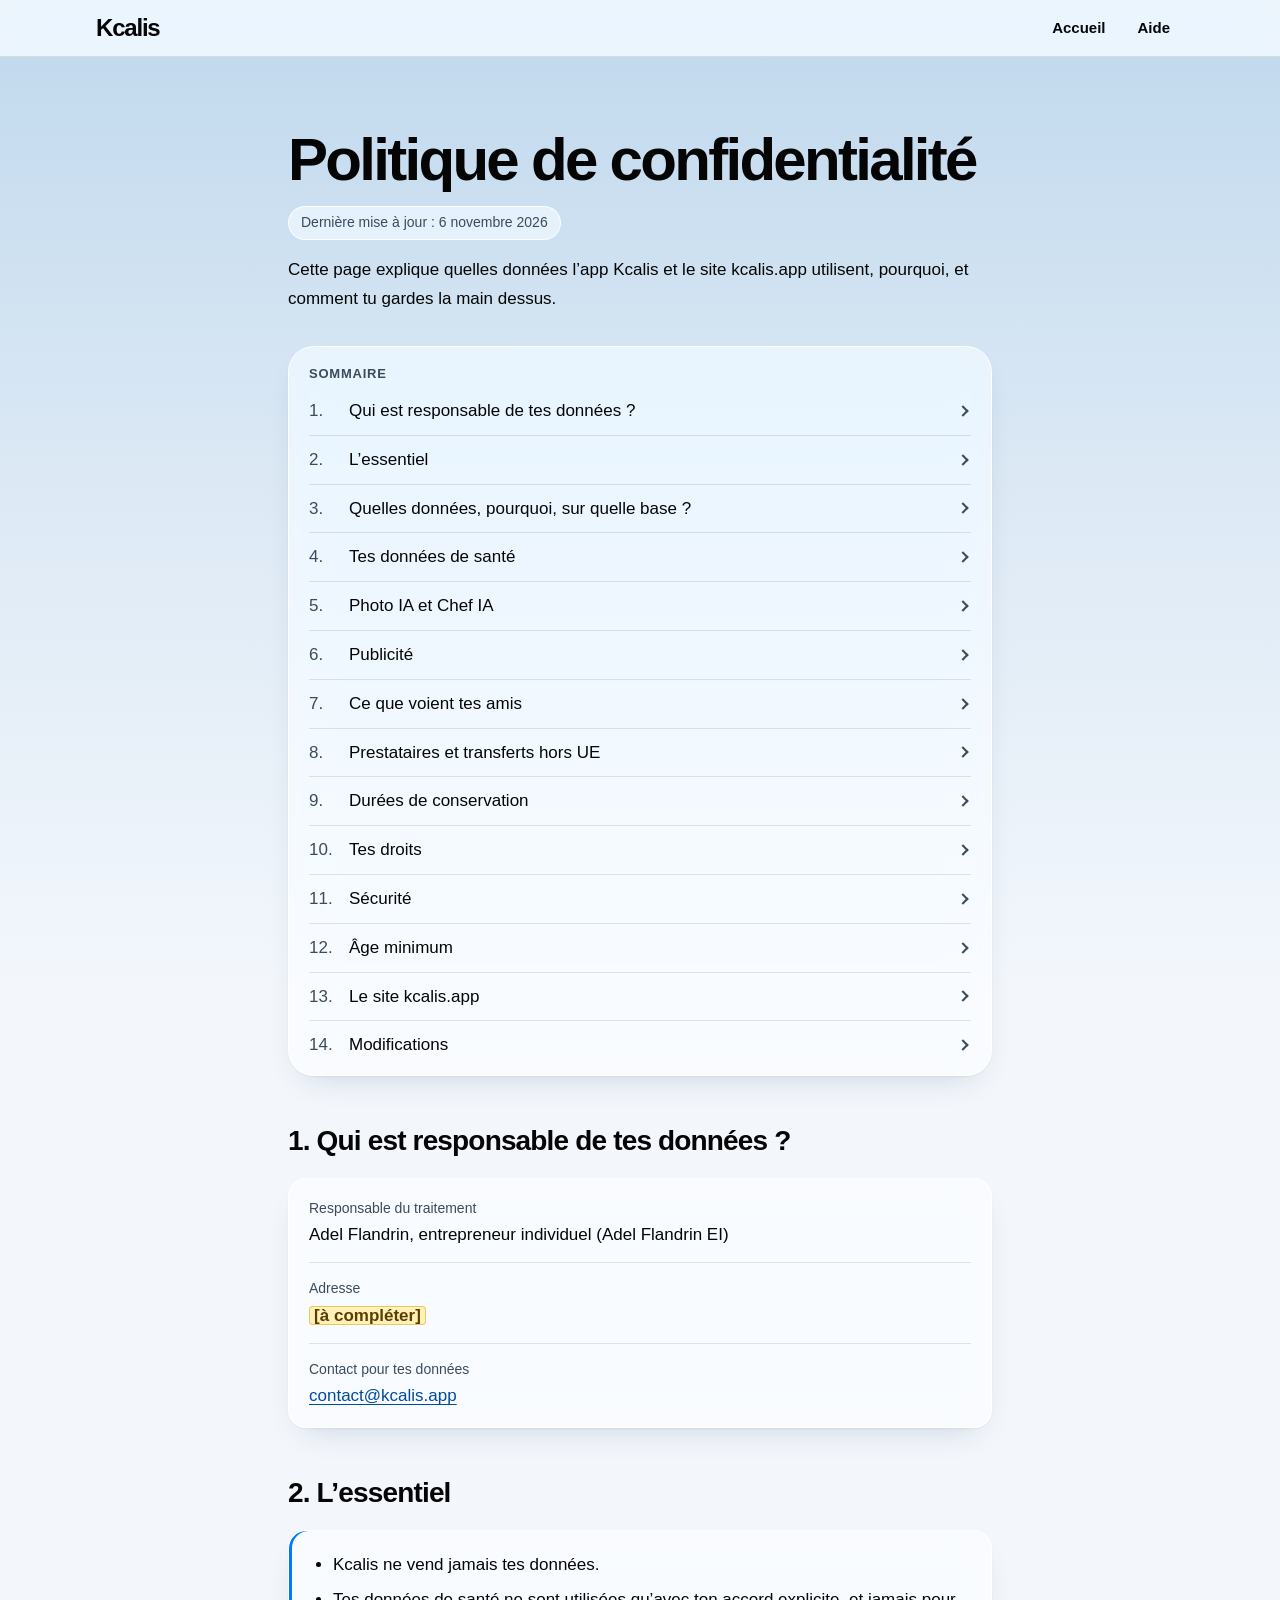
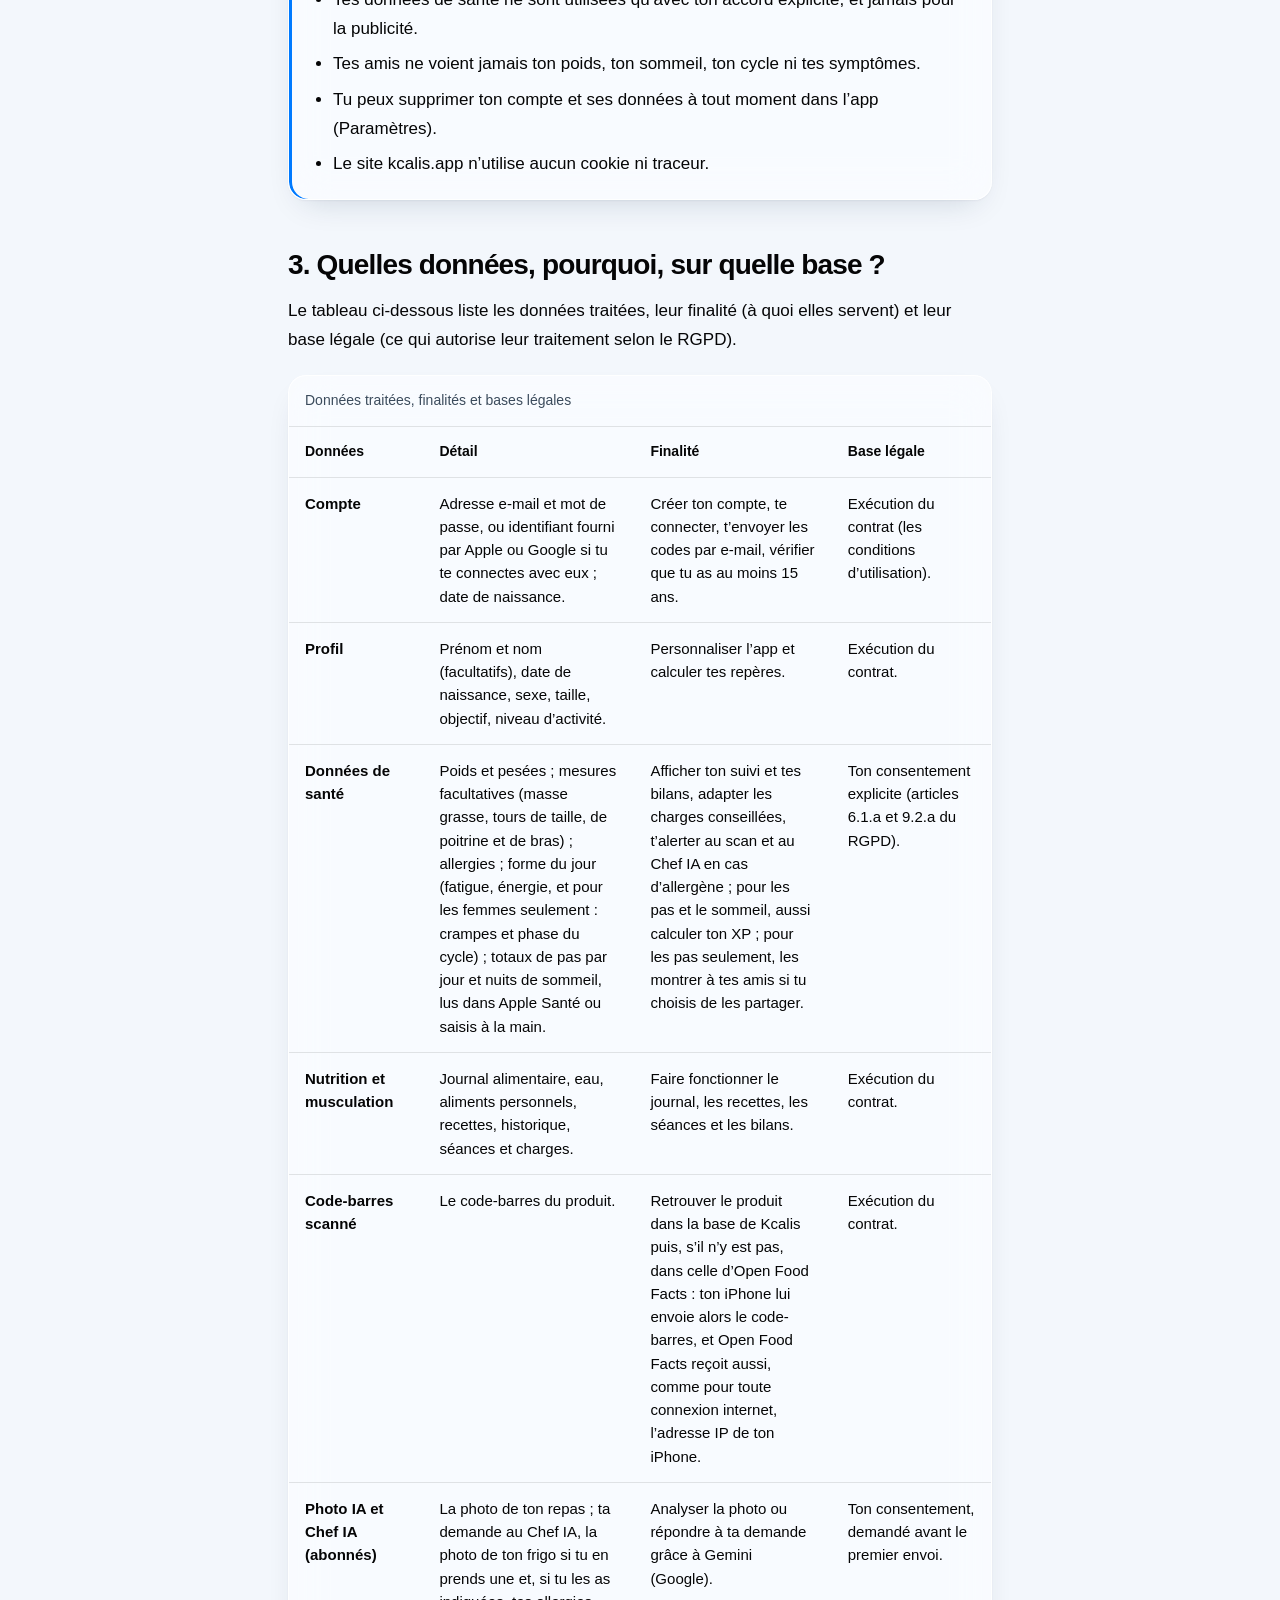
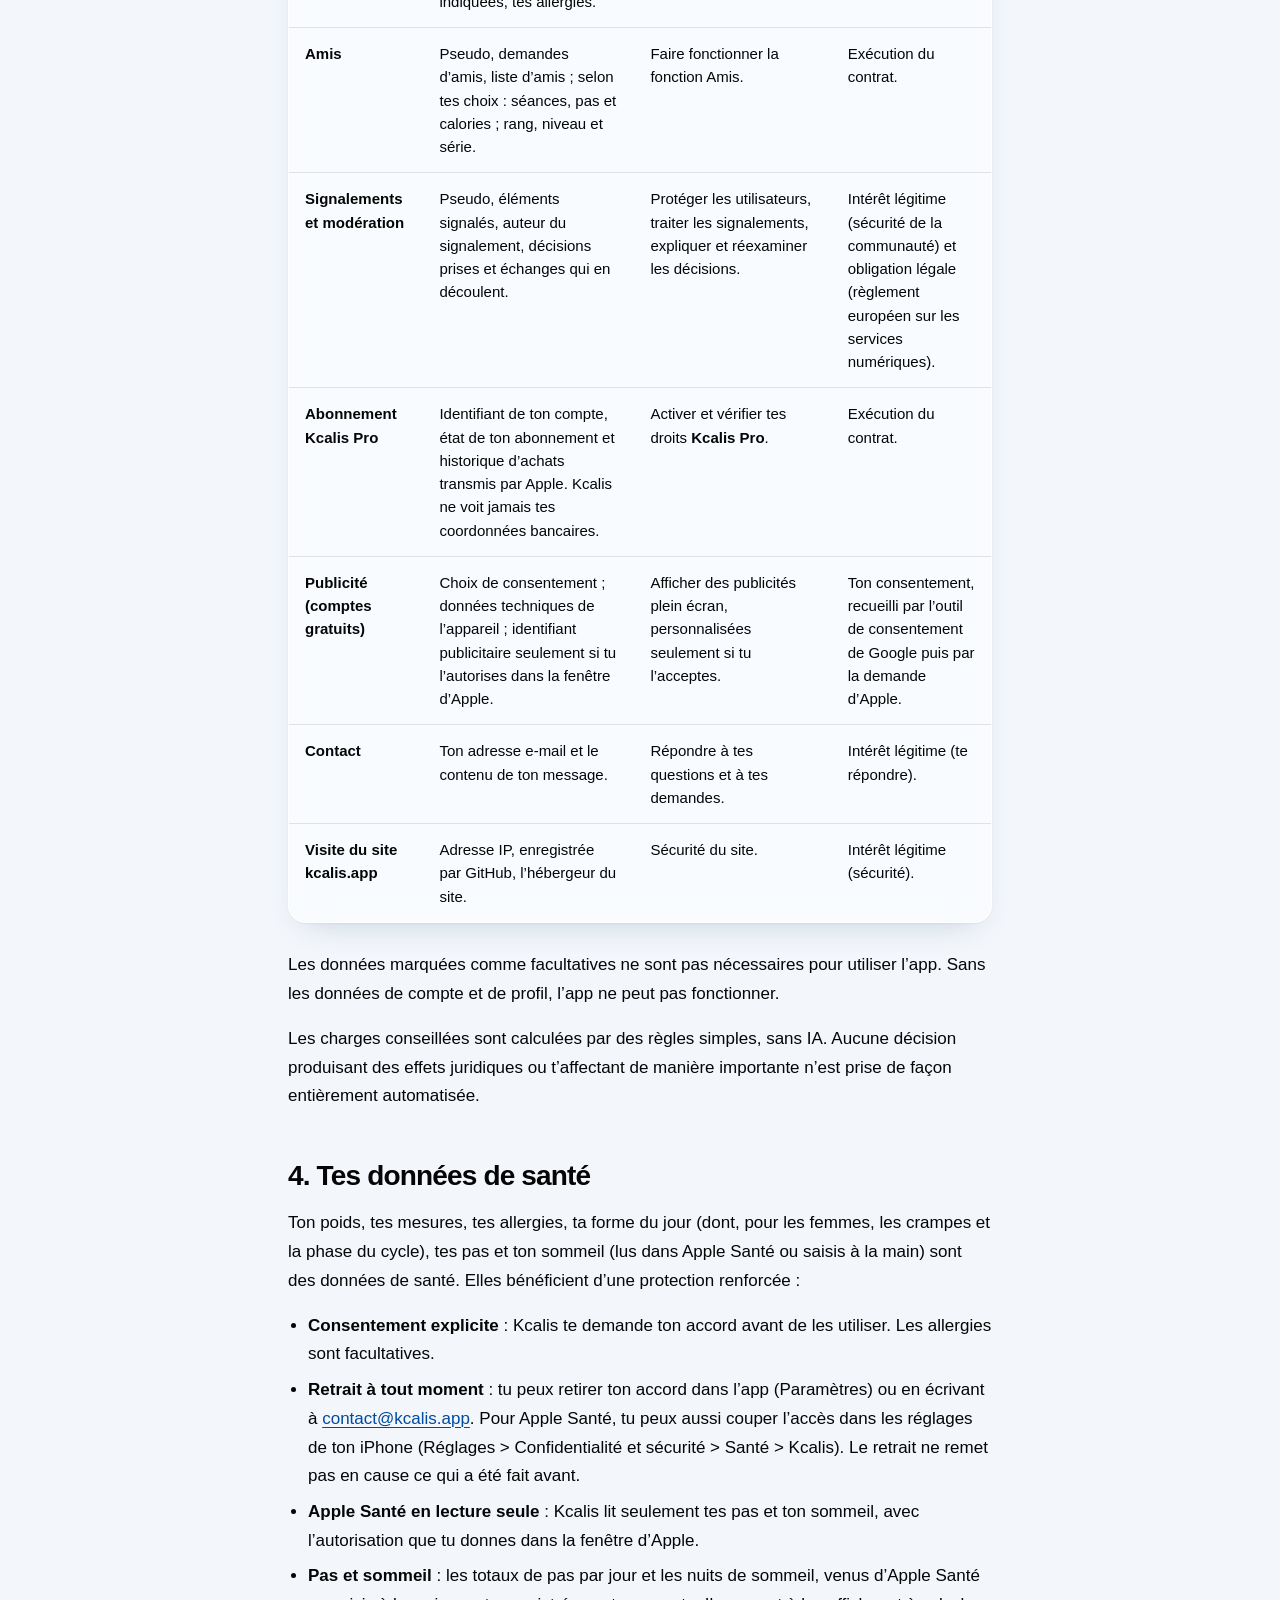
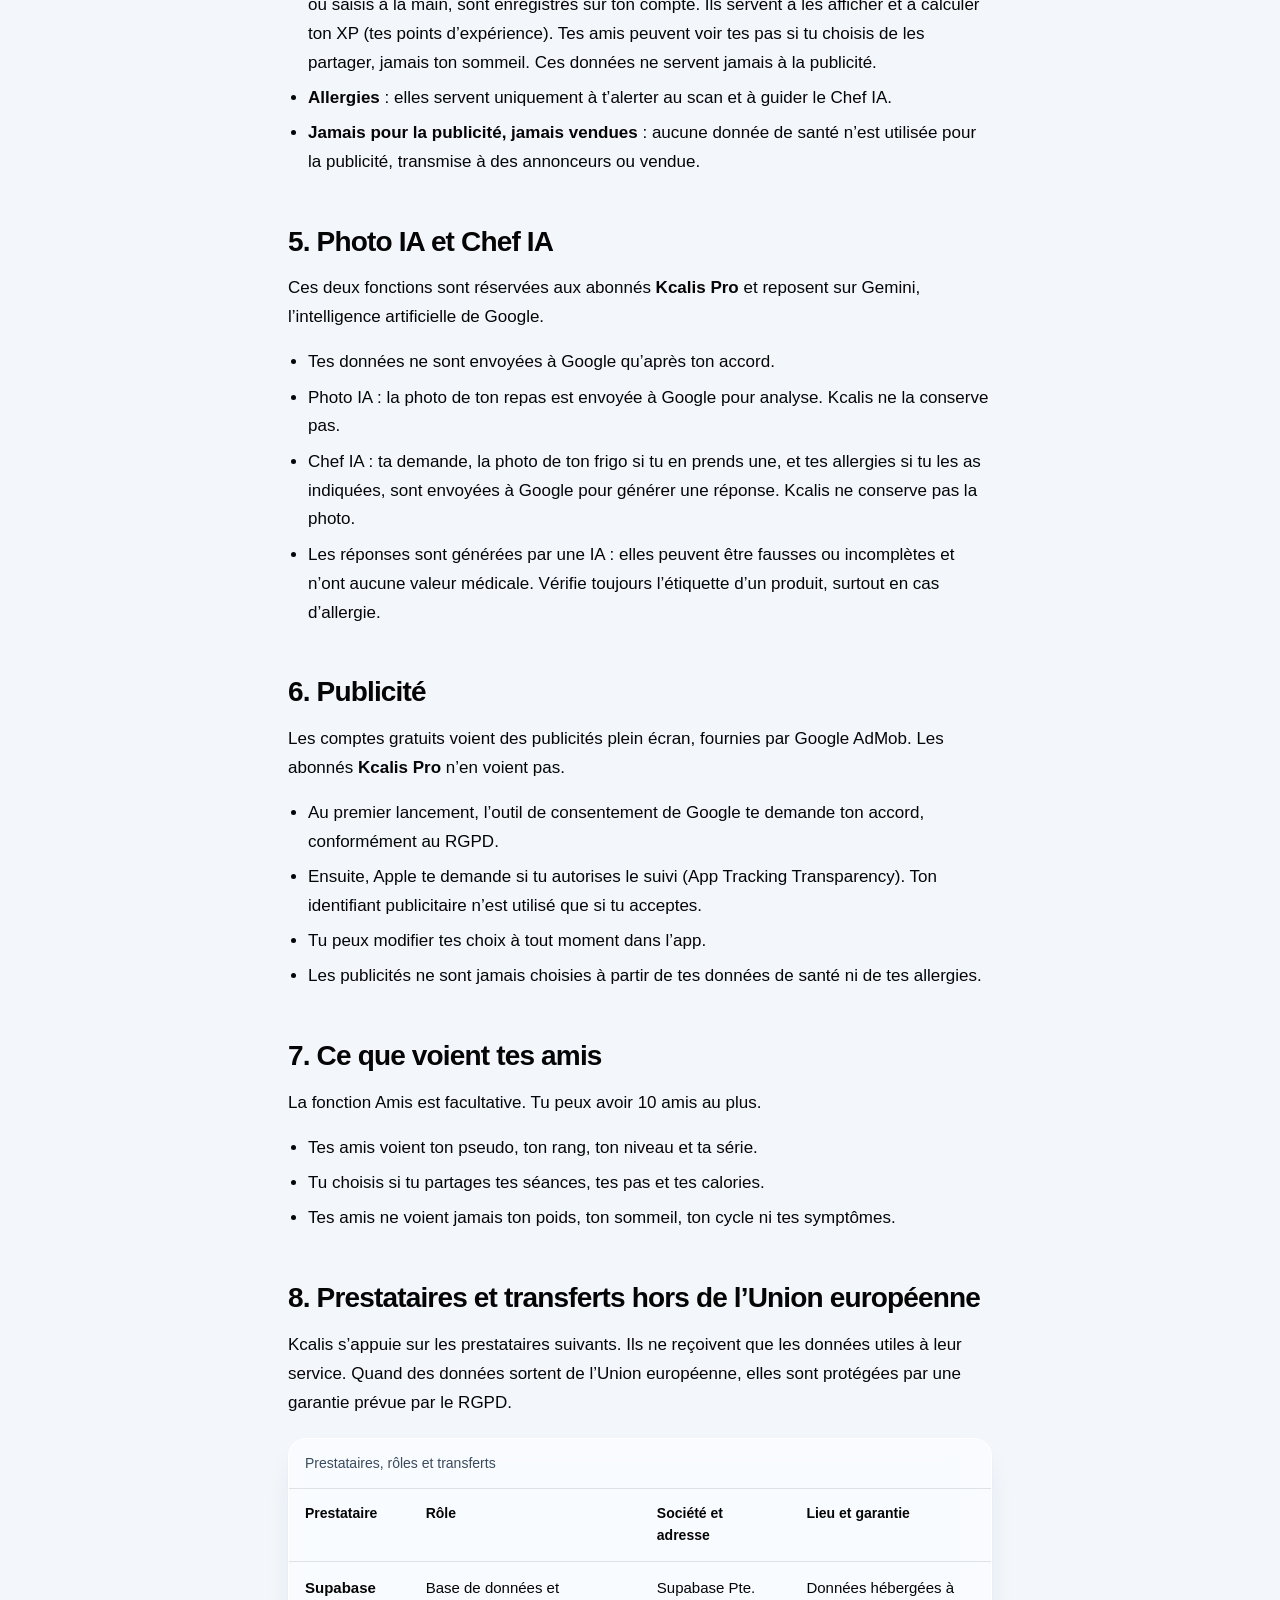
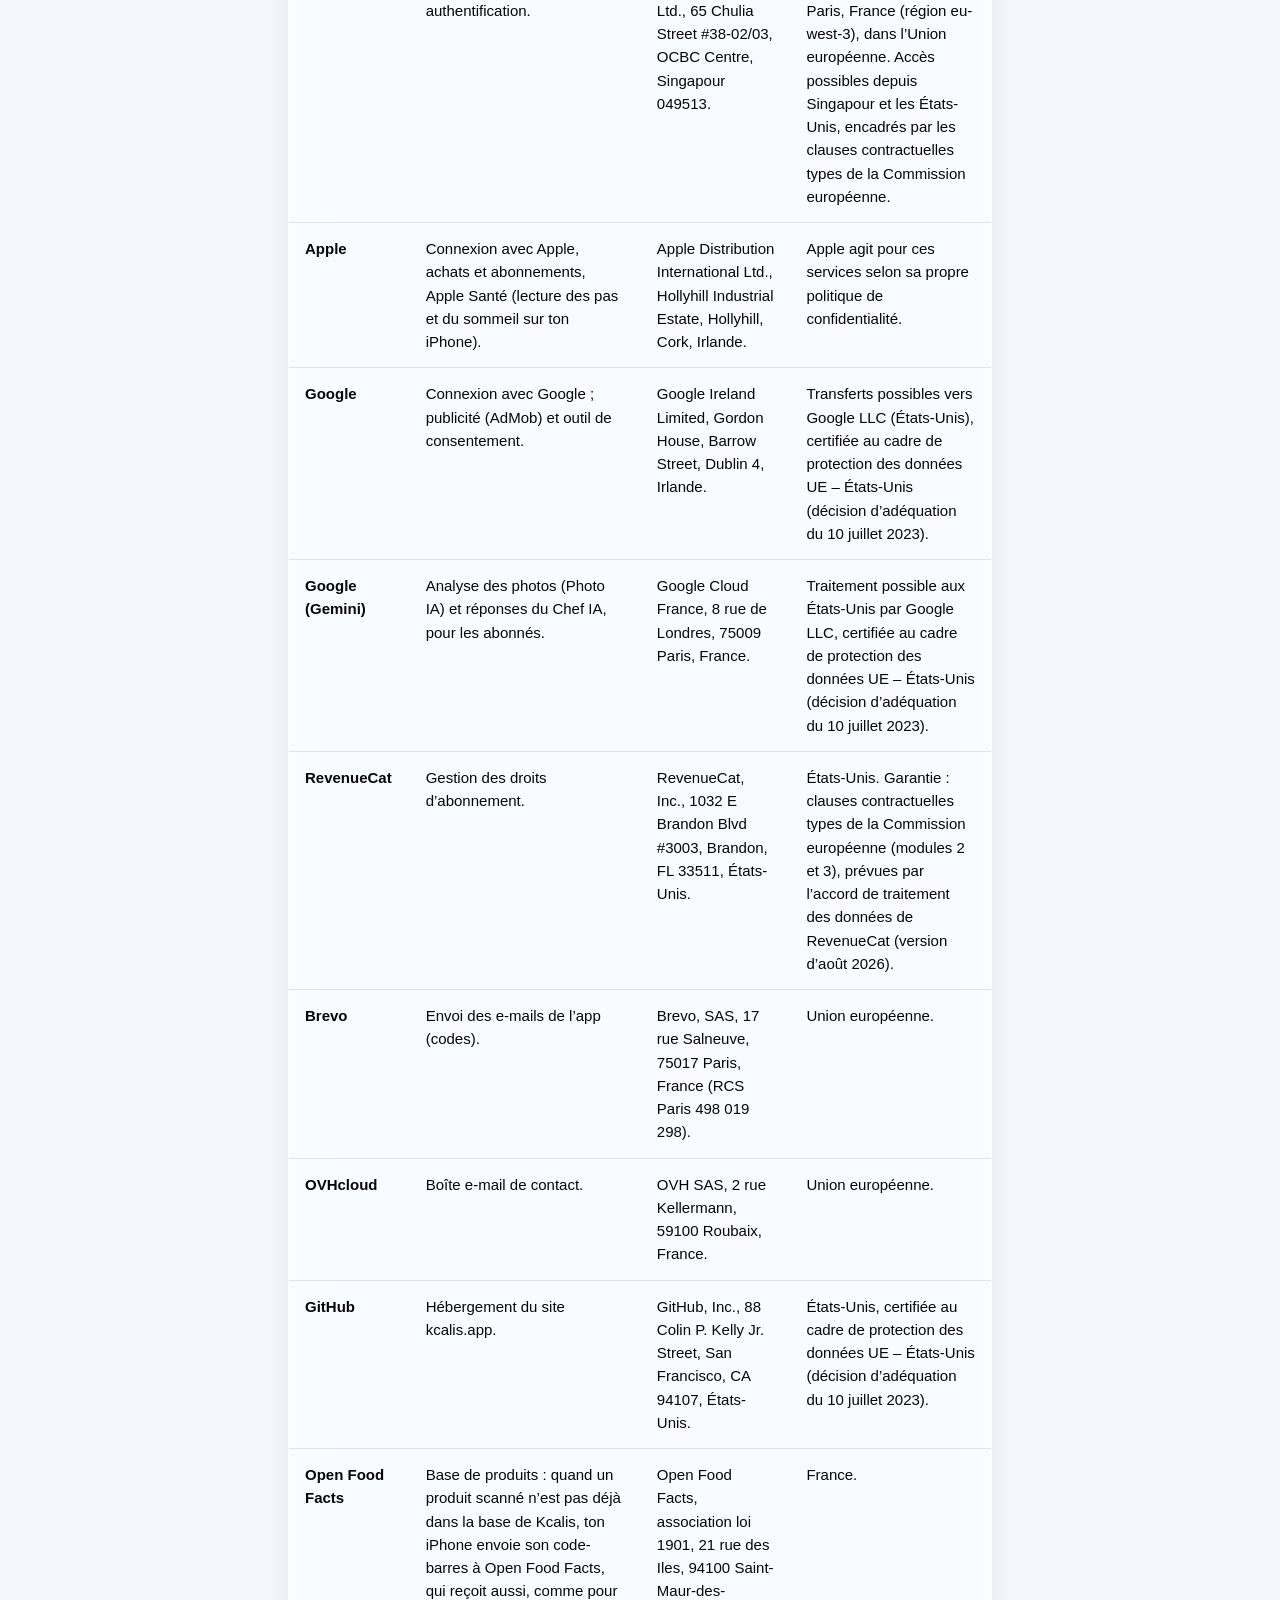
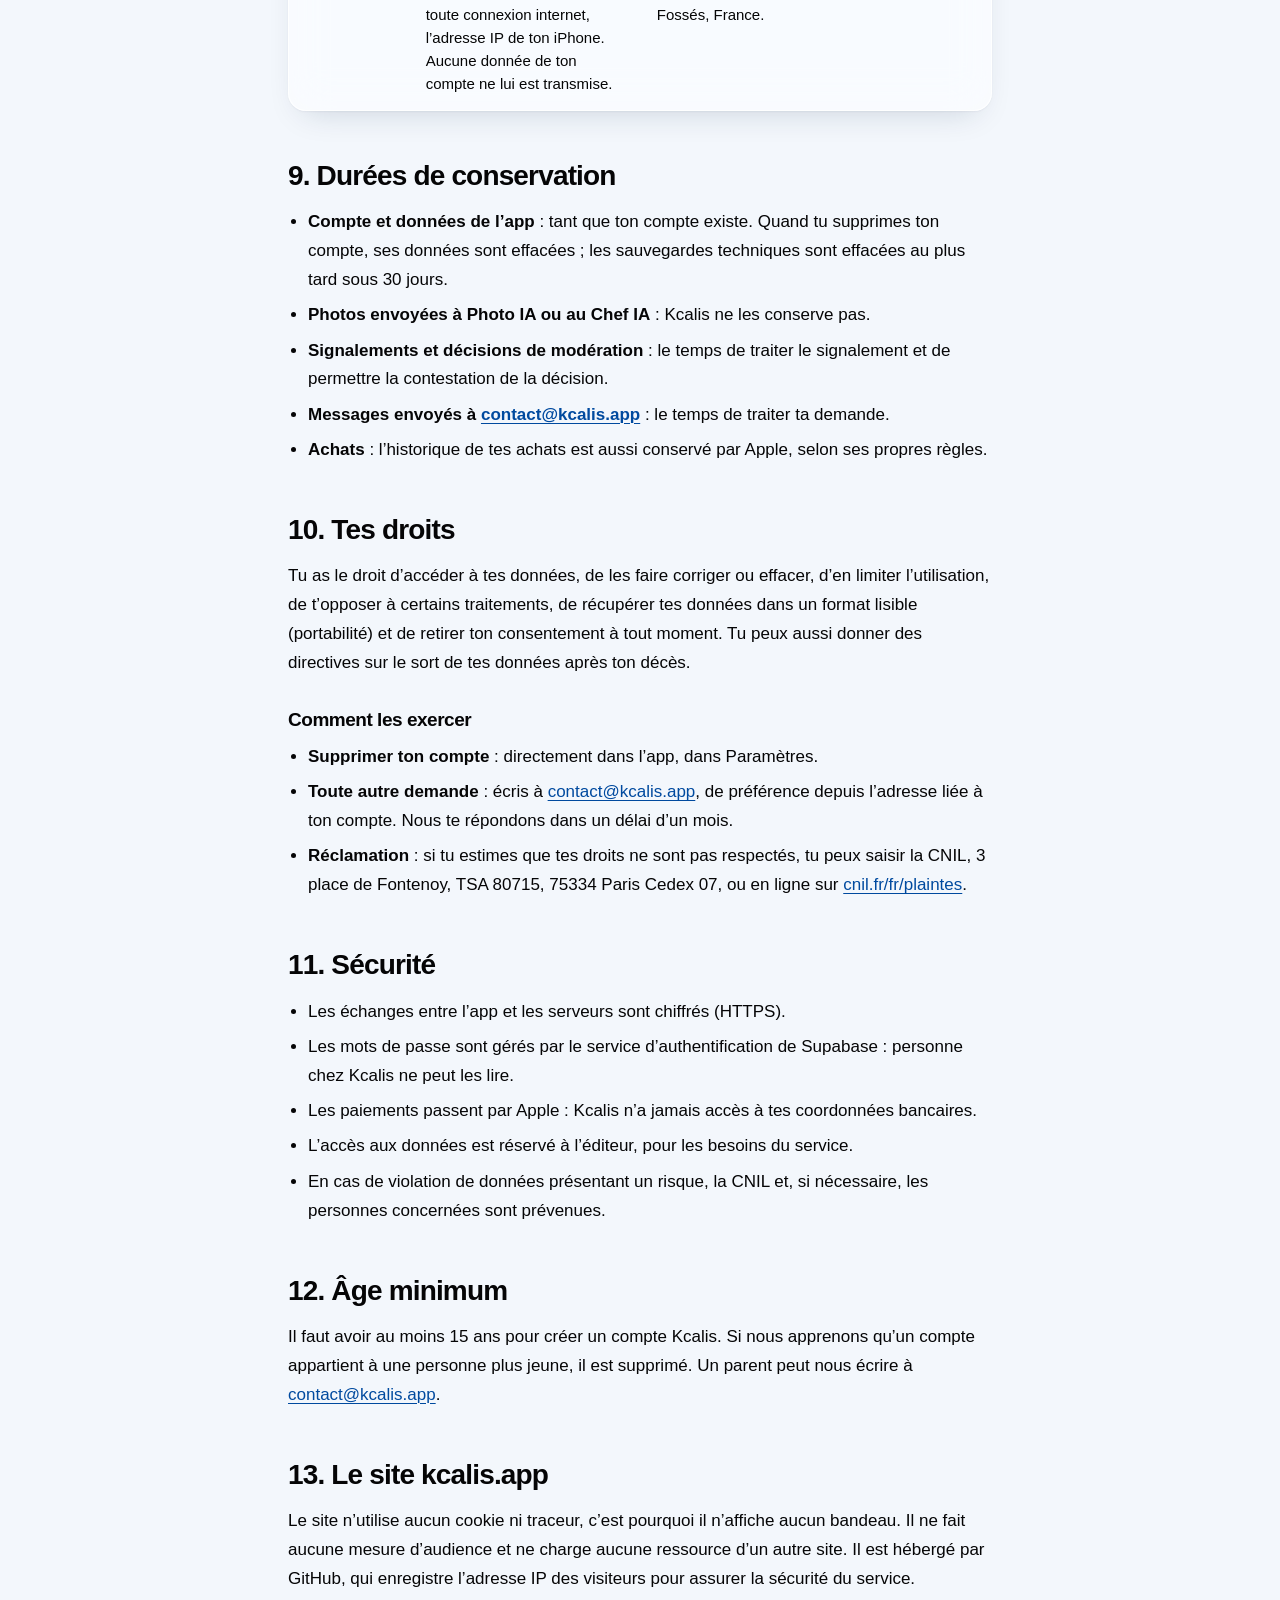
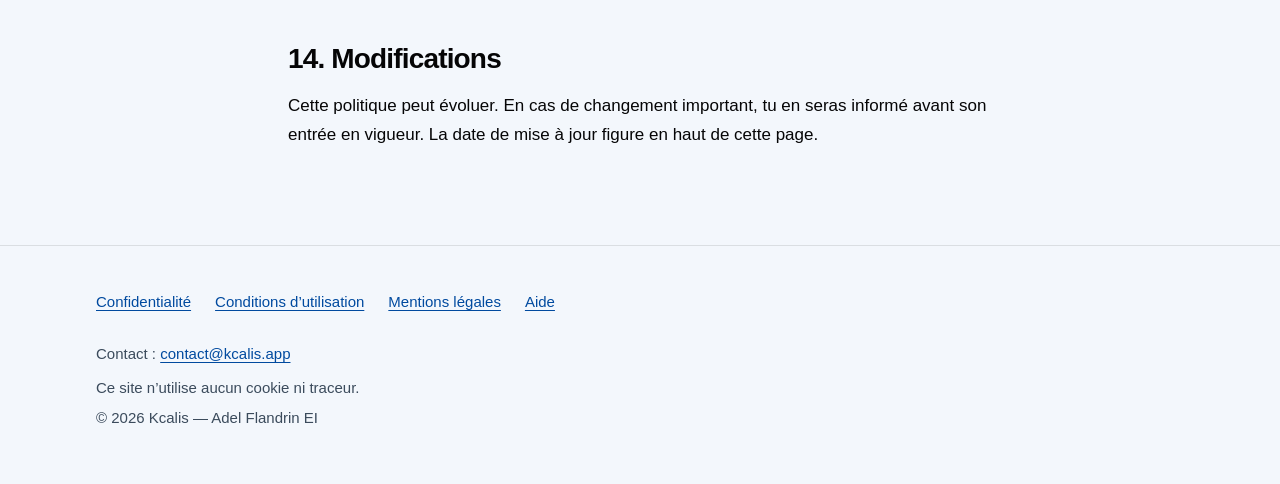
<file: confidentialite.html>
<!doctype html>
<html lang="fr">
<head>
  <meta charset="utf-8">
  <meta http-equiv="Content-Security-Policy" content="default-src 'none'; img-src 'self' data:; style-src 'self'; font-src 'self'; base-uri 'none'; form-action 'none'; upgrade-insecure-requests">
  <meta name="referrer" content="strict-origin-when-cross-origin">
  <meta name="viewport" content="width=device-width, initial-scale=1">
  <title>Politique de confidentialité — Kcalis</title>
  <meta name="description" content="Quelles données l’app Kcalis utilise, pourquoi, avec quels prestataires, combien de temps, et comment exercer tes droits.">
  <link rel="canonical" href="https://kcalis.app/confidentialite.html">
  <meta name="theme-color" content="#bfd8ed">
  <meta name="color-scheme" content="light">
  <link rel="icon" href="/favicon-32.png" type="image/png" sizes="32x32">
  <link rel="apple-touch-icon" href="/apple-touch-icon.png">
  <link rel="stylesheet" href="/assets/style.css">
  <meta property="og:type" content="website">
  <meta property="og:site_name" content="Kcalis">
  <meta property="og:locale" content="fr_FR">
  <meta property="og:title" content="Politique de confidentialité — Kcalis">
  <meta property="og:description" content="Quelles données l’app Kcalis utilise, pourquoi, avec quels prestataires, combien de temps, et comment exercer tes droits.">
  <meta property="og:url" content="https://kcalis.app/confidentialite.html">
  <meta property="og:image" content="https://kcalis.app/assets/og.png">
  <meta property="og:image:width" content="1200">
  <meta property="og:image:height" content="630">
  <meta property="og:image:alt" content="Kcalis, nutrition et musculation sur iPhone">
  <meta name="twitter:card" content="summary_large_image">
  <meta name="twitter:title" content="Politique de confidentialité — Kcalis">
  <meta name="twitter:description" content="Quelles données l’app Kcalis utilise, pourquoi, avec quels prestataires, combien de temps, et comment exercer tes droits.">
  <meta name="twitter:image" content="https://kcalis.app/assets/og.png">
  <meta name="twitter:image:alt" content="Kcalis, nutrition et musculation sur iPhone">
</head>
<body>
  <a class="skip-link" href="#contenu">Aller au contenu</a>
  <header class="site-header">
    <div class="wrap">
      <a class="brand" href="/">Kcalis</a>
      <nav class="site-nav" aria-label="Navigation principale">
        <ul>
        <li><a href="/">Accueil</a></li>
        <li><a href="/support.html">Aide</a></li>
        </ul>
      </nav>
    </div>
  </header>
  <main id="contenu" class="page">
    <div class="wrap wrap--text">
      <article>
        <h1>Politique de confidentialité</h1>
        <p class="updated">Dernière mise à jour : 6 novembre 2026</p>
        <p>Cette page explique quelles données l’app Kcalis et le site kcalis.app utilisent, pourquoi, et comment tu gardes la main dessus.</p>
        <nav class="toc" aria-labelledby="titre-sommaire">
          <h2 id="titre-sommaire">Sommaire</h2>
          <ol role="list">
            <li><a href="#responsable">Qui est responsable de tes données ?</a></li>
            <li><a href="#en-bref">L’essentiel</a></li>
            <li><a href="#donnees">Quelles données, pourquoi, sur quelle base ?</a></li>
            <li><a href="#sante">Tes données de santé</a></li>
            <li><a href="#ia">Photo IA et Chef IA</a></li>
            <li><a href="#publicite">Publicité</a></li>
            <li><a href="#amis">Ce que voient tes amis</a></li>
            <li><a href="#prestataires">Prestataires et transferts hors UE</a></li>
            <li><a href="#conservation">Durées de conservation</a></li>
            <li><a href="#droits">Tes droits</a></li>
            <li><a href="#securite">Sécurité</a></li>
            <li><a href="#mineurs">Âge minimum</a></li>
            <li><a href="#site">Le site kcalis.app</a></li>
            <li><a href="#modifications">Modifications</a></li>
          </ol>
        </nav>

        <h2 id="responsable">1. Qui est responsable de tes données ?</h2>
        <dl class="facts">
          <dt>Responsable du traitement</dt>
          <dd>Adel Flandrin, entrepreneur individuel (Adel Flandrin EI)</dd>
          <dt>Adresse</dt>
          <dd><span class="todo">[à compléter]</span></dd>
          <dt>Contact pour tes données</dt>
          <dd><a href="mailto:contact@kcalis.app">contact@kcalis.app</a></dd>
        </dl>

        <h2 id="en-bref">2. L’essentiel</h2>
        <div class="callout">
          <ul>
            <li>Kcalis ne vend jamais tes données.</li>
            <li>Tes données de santé ne sont utilisées qu’avec ton accord explicite, et jamais pour la publicité.</li>
            <li>Tes amis ne voient jamais ton poids, ton sommeil, ton cycle ni tes symptômes.</li>
            <li>Tu peux supprimer ton compte et ses données à tout moment dans l’app (Paramètres).</li>
            <li>Le site kcalis.app n’utilise aucun cookie ni traceur.</li>
          </ul>
        </div>

        <h2 id="donnees">3. Quelles données, pourquoi, sur quelle base ?</h2>
        <p>Le tableau ci-dessous liste les données traitées, leur finalité (à quoi elles servent) et leur base légale (ce qui autorise leur traitement selon le RGPD).</p>
        <div class="table-wrap">
          <table role="table">
            <caption>Données traitées, finalités et bases légales</caption>
            <thead role="rowgroup">
              <tr role="row"><th scope="col" role="columnheader">Données</th><th scope="col" role="columnheader">Détail</th><th scope="col" role="columnheader">Finalité</th><th scope="col" role="columnheader">Base légale</th></tr>
            </thead>
            <tbody role="rowgroup">
              <tr role="row"><th scope="row" role="rowheader">Compte</th><td role="cell" data-label="Détail">Adresse e-mail et mot de passe, ou identifiant fourni par Apple ou Google si tu te connectes avec eux ; date de naissance.</td><td role="cell" data-label="Finalité">Créer ton compte, te connecter, t’envoyer les codes par e-mail, vérifier que tu as au moins 15 ans.</td><td role="cell" data-label="Base légale">Exécution du contrat (les conditions d’utilisation).</td></tr>
              <tr role="row"><th scope="row" role="rowheader">Profil</th><td role="cell" data-label="Détail">Prénom et nom (facultatifs), date de naissance, sexe, taille, objectif, niveau d’activité.</td><td role="cell" data-label="Finalité">Personnaliser l’app et calculer tes repères.</td><td role="cell" data-label="Base légale">Exécution du contrat.</td></tr>
              <tr role="row"><th scope="row" role="rowheader">Données de santé</th><td role="cell" data-label="Détail">Poids et pesées ; mesures facultatives (masse grasse, tours de taille, de poitrine et de bras) ; allergies ; forme du jour (fatigue, énergie, et pour les femmes seulement : crampes et phase du cycle) ; totaux de pas par jour et nuits de sommeil, lus dans Apple Santé ou saisis à la main.</td><td role="cell" data-label="Finalité">Afficher ton suivi et tes bilans, adapter les charges conseillées, t’alerter au scan et au Chef IA en cas d’allergène ; pour les pas et le sommeil, aussi calculer ton XP ; pour les pas seulement, les montrer à tes amis si tu choisis de les partager.</td><td role="cell" data-label="Base légale">Ton consentement explicite (articles 6.1.a et 9.2.a du RGPD).</td></tr>
              <tr role="row"><th scope="row" role="rowheader">Nutrition et musculation</th><td role="cell" data-label="Détail">Journal alimentaire, eau, aliments personnels, recettes, historique, séances et charges.</td><td role="cell" data-label="Finalité">Faire fonctionner le journal, les recettes, les séances et les bilans.</td><td role="cell" data-label="Base légale">Exécution du contrat.</td></tr>
              <tr role="row"><th scope="row" role="rowheader">Code-barres scanné</th><td role="cell" data-label="Détail">Le code-barres du produit.</td><td role="cell" data-label="Finalité">Retrouver le produit dans la base de Kcalis puis, s’il n’y est pas, dans celle d’Open Food Facts : ton iPhone lui envoie alors le code-barres, et Open Food Facts reçoit aussi, comme pour toute connexion internet, l’adresse IP de ton iPhone.</td><td role="cell" data-label="Base légale">Exécution du contrat.</td></tr>
              <tr role="row"><th scope="row" role="rowheader">Photo IA et Chef IA (abonnés)</th><td role="cell" data-label="Détail">La photo de ton repas ; ta demande au Chef IA, la photo de ton frigo si tu en prends une et, si tu les as indiquées, tes allergies.</td><td role="cell" data-label="Finalité">Analyser la photo ou répondre à ta demande grâce à Gemini (Google).</td><td role="cell" data-label="Base légale">Ton consentement, demandé avant le premier envoi.</td></tr>
              <tr role="row"><th scope="row" role="rowheader">Amis</th><td role="cell" data-label="Détail">Pseudo, demandes d’amis, liste d’amis ; selon tes choix : séances, pas et calories ; rang, niveau et série.</td><td role="cell" data-label="Finalité">Faire fonctionner la fonction Amis.</td><td role="cell" data-label="Base légale">Exécution du contrat.</td></tr>
              <tr role="row"><th scope="row" role="rowheader">Signalements et modération</th><td role="cell" data-label="Détail">Pseudo, éléments signalés, auteur du signalement, décisions prises et échanges qui en découlent.</td><td role="cell" data-label="Finalité">Protéger les utilisateurs, traiter les signalements, expliquer et réexaminer les décisions.</td><td role="cell" data-label="Base légale">Intérêt légitime (sécurité de la communauté) et obligation légale (règlement européen sur les services numériques).</td></tr>
              <tr role="row"><th scope="row" role="rowheader">Abonnement Kcalis Pro</th><td role="cell" data-label="Détail">Identifiant de ton compte, état de ton abonnement et historique d’achats transmis par Apple. Kcalis ne voit jamais tes coordonnées bancaires.</td><td role="cell" data-label="Finalité">Activer et vérifier tes droits <strong>Kcalis Pro</strong>.</td><td role="cell" data-label="Base légale">Exécution du contrat.</td></tr>
              <tr role="row"><th scope="row" role="rowheader">Publicité (comptes gratuits)</th><td role="cell" data-label="Détail">Choix de consentement ; données techniques de l’appareil ; identifiant publicitaire seulement si tu l’autorises dans la fenêtre d’Apple.</td><td role="cell" data-label="Finalité">Afficher des publicités plein écran, personnalisées seulement si tu l’acceptes.</td><td role="cell" data-label="Base légale">Ton consentement, recueilli par l’outil de consentement de Google puis par la demande d’Apple.</td></tr>
              <tr role="row"><th scope="row" role="rowheader">Contact</th><td role="cell" data-label="Détail">Ton adresse e-mail et le contenu de ton message.</td><td role="cell" data-label="Finalité">Répondre à tes questions et à tes demandes.</td><td role="cell" data-label="Base légale">Intérêt légitime (te répondre).</td></tr>
              <tr role="row"><th scope="row" role="rowheader">Visite du site kcalis.app</th><td role="cell" data-label="Détail">Adresse IP, enregistrée par GitHub, l’hébergeur du site.</td><td role="cell" data-label="Finalité">Sécurité du site.</td><td role="cell" data-label="Base légale">Intérêt légitime (sécurité).</td></tr>
            </tbody>
          </table>
        </div>
        <p>Les données marquées comme facultatives ne sont pas nécessaires pour utiliser l’app. Sans les données de compte et de profil, l’app ne peut pas fonctionner.</p>
        <p>Les charges conseillées sont calculées par des règles simples, sans IA. Aucune décision produisant des effets juridiques ou t’affectant de manière importante n’est prise de façon entièrement automatisée.</p>

        <h2 id="sante">4. Tes données de santé</h2>
        <p>Ton poids, tes mesures, tes allergies, ta forme du jour (dont, pour les femmes, les crampes et la phase du cycle), tes pas et ton sommeil (lus dans Apple Santé ou saisis à la main) sont des données de santé. Elles bénéficient d’une protection renforcée :</p>
        <ul>
          <li><strong>Consentement explicite</strong> : Kcalis te demande ton accord avant de les utiliser. Les allergies sont facultatives.</li>
          <li><strong>Retrait à tout moment</strong> : tu peux retirer ton accord dans l’app (Paramètres) ou en écrivant à <a href="mailto:contact@kcalis.app">contact@kcalis.app</a>. Pour Apple Santé, tu peux aussi couper l’accès dans les réglages de ton iPhone (Réglages &gt; Confidentialité et sécurité &gt; Santé &gt; Kcalis). Le retrait ne remet pas en cause ce qui a été fait avant.</li>
          <li><strong>Apple Santé en lecture seule</strong> : Kcalis lit seulement tes pas et ton sommeil, avec l’autorisation que tu donnes dans la fenêtre d’Apple.</li>
          <li><strong>Pas et sommeil</strong> : les totaux de pas par jour et les nuits de sommeil, venus d’Apple Santé ou saisis à la main, sont enregistrés sur ton compte. Ils servent à les afficher et à calculer ton XP (tes points d’expérience). Tes amis peuvent voir tes pas si tu choisis de les partager, jamais ton sommeil. Ces données ne servent jamais à la publicité.</li>
          <li><strong>Allergies</strong> : elles servent uniquement à t’alerter au scan et à guider le Chef IA.</li>
          <li><strong>Jamais pour la publicité, jamais vendues</strong> : aucune donnée de santé n’est utilisée pour la publicité, transmise à des annonceurs ou vendue.</li>
        </ul>

        <h2 id="ia">5. Photo IA et Chef IA</h2>
        <p>Ces deux fonctions sont réservées aux abonnés <strong>Kcalis Pro</strong> et reposent sur Gemini, l’intelligence artificielle de Google.</p>
        <ul>
          <li>Tes données ne sont envoyées à Google qu’après ton accord.</li>
          <li>Photo IA : la photo de ton repas est envoyée à Google pour analyse. Kcalis ne la conserve pas.</li>
          <li>Chef IA : ta demande, la photo de ton frigo si tu en prends une, et tes allergies si tu les as indiquées, sont envoyées à Google pour générer une réponse. Kcalis ne conserve pas la photo.</li>
          <li>Les réponses sont générées par une IA : elles peuvent être fausses ou incomplètes et n’ont aucune valeur médicale. Vérifie toujours l’étiquette d’un produit, surtout en cas d’allergie.</li>
        </ul>

        <h2 id="publicite">6. Publicité</h2>
        <p>Les comptes gratuits voient des publicités plein écran, fournies par Google AdMob. Les abonnés <strong>Kcalis Pro</strong> n’en voient pas.</p>
        <ul>
          <li>Au premier lancement, l’outil de consentement de Google te demande ton accord, conformément au RGPD.</li>
          <li>Ensuite, Apple te demande si tu autorises le suivi (App Tracking Transparency). Ton identifiant publicitaire n’est utilisé que si tu acceptes.</li>
          <li>Tu peux modifier tes choix à tout moment dans l’app.</li>
          <li>Les publicités ne sont jamais choisies à partir de tes données de santé ni de tes allergies.</li>
        </ul>

        <h2 id="amis">7. Ce que voient tes amis</h2>
        <p>La fonction Amis est facultative. Tu peux avoir 10 amis au plus.</p>
        <ul>
          <li>Tes amis voient ton pseudo, ton rang, ton niveau et ta série.</li>
          <li>Tu choisis si tu partages tes séances, tes pas et tes calories.</li>
          <li>Tes amis ne voient jamais ton poids, ton sommeil, ton cycle ni tes symptômes.</li>
        </ul>

        <h2 id="prestataires">8. Prestataires et transferts hors de l’Union européenne</h2>
        <p>Kcalis s’appuie sur les prestataires suivants. Ils ne reçoivent que les données utiles à leur service. Quand des données sortent de l’Union européenne, elles sont protégées par une garantie prévue par le RGPD.</p>
        <div class="table-wrap">
          <table role="table">
            <caption>Prestataires, rôles et transferts</caption>
            <thead role="rowgroup">
              <tr role="row"><th scope="col" role="columnheader">Prestataire</th><th scope="col" role="columnheader">Rôle</th><th scope="col" role="columnheader">Société et adresse</th><th scope="col" role="columnheader">Lieu et garantie</th></tr>
            </thead>
            <tbody role="rowgroup">
              <tr role="row"><th scope="row" role="rowheader">Supabase</th><td role="cell" data-label="Rôle">Base de données et authentification.</td><td role="cell" data-label="Société et adresse">Supabase Pte. Ltd., 65 Chulia Street #38-02/03, OCBC Centre, Singapour 049513.</td><td role="cell" data-label="Lieu et garantie">Données hébergées à Paris, France (région eu-west-3), dans l’Union européenne. Accès possibles depuis Singapour et les États-Unis, encadrés par les clauses contractuelles types de la Commission européenne.</td></tr>
              <tr role="row"><th scope="row" role="rowheader">Apple</th><td role="cell" data-label="Rôle">Connexion avec Apple, achats et abonnements, Apple Santé (lecture des pas et du sommeil sur ton iPhone).</td><td role="cell" data-label="Société et adresse">Apple Distribution International Ltd., Hollyhill Industrial Estate, Hollyhill, Cork, Irlande.</td><td role="cell" data-label="Lieu et garantie">Apple agit pour ces services selon sa propre politique de confidentialité.</td></tr>
              <tr role="row"><th scope="row" role="rowheader">Google</th><td role="cell" data-label="Rôle">Connexion avec Google ; publicité (AdMob) et outil de consentement.</td><td role="cell" data-label="Société et adresse">Google Ireland Limited, Gordon House, Barrow Street, Dublin 4, Irlande.</td><td role="cell" data-label="Lieu et garantie">Transferts possibles vers Google LLC (États-Unis), certifiée au cadre de protection des données UE – États-Unis (décision d’adéquation du 10 juillet 2023).</td></tr>
              <tr role="row"><th scope="row" role="rowheader">Google (Gemini)</th><td role="cell" data-label="Rôle">Analyse des photos (Photo IA) et réponses du Chef IA, pour les abonnés.</td><td role="cell" data-label="Société et adresse">Google Cloud France, 8 rue de Londres, 75009 Paris, France.</td><td role="cell" data-label="Lieu et garantie">Traitement possible aux États-Unis par Google LLC, certifiée au cadre de protection des données UE – États-Unis (décision d’adéquation du 10 juillet 2023).</td></tr>
              <tr role="row"><th scope="row" role="rowheader">RevenueCat</th><td role="cell" data-label="Rôle">Gestion des droits d’abonnement.</td><td role="cell" data-label="Société et adresse">RevenueCat, Inc., 1032 E Brandon Blvd #3003, Brandon, FL 33511, États-Unis.</td><td role="cell" data-label="Lieu et garantie">États-Unis. Garantie : clauses contractuelles types de la Commission européenne (modules 2 et 3), prévues par l’accord de traitement des données de RevenueCat (version d’août 2026).</td></tr>
              <tr role="row"><th scope="row" role="rowheader">Brevo</th><td role="cell" data-label="Rôle">Envoi des e-mails de l’app (codes).</td><td role="cell" data-label="Société et adresse">Brevo, SAS, 17 rue Salneuve, 75017 Paris, France (RCS Paris 498 019 298).</td><td role="cell" data-label="Lieu et garantie">Union européenne.</td></tr>
              <tr role="row"><th scope="row" role="rowheader">OVHcloud</th><td role="cell" data-label="Rôle">Boîte e-mail de contact.</td><td role="cell" data-label="Société et adresse">OVH SAS, 2 rue Kellermann, 59100 Roubaix, France.</td><td role="cell" data-label="Lieu et garantie">Union européenne.</td></tr>
              <tr role="row"><th scope="row" role="rowheader">GitHub</th><td role="cell" data-label="Rôle">Hébergement du site kcalis.app.</td><td role="cell" data-label="Société et adresse">GitHub, Inc., 88 Colin P. Kelly Jr. Street, San Francisco, CA 94107, États-Unis.</td><td role="cell" data-label="Lieu et garantie">États-Unis, certifiée au cadre de protection des données UE – États-Unis (décision d’adéquation du 10 juillet 2023).</td></tr>
              <tr role="row"><th scope="row" role="rowheader">Open Food Facts</th><td role="cell" data-label="Rôle">Base de produits : quand un produit scanné n’est pas déjà dans la base de Kcalis, ton iPhone envoie son code-barres à Open Food Facts, qui reçoit aussi, comme pour toute connexion internet, l’adresse IP de ton iPhone. Aucune donnée de ton compte ne lui est transmise.</td><td role="cell" data-label="Société et adresse">Open Food Facts, association loi 1901, 21 rue des Iles, 94100 Saint-Maur-des-Fossés, France.</td><td role="cell" data-label="Lieu et garantie">France.</td></tr>
            </tbody>
          </table>
        </div>

        <h2 id="conservation">9. Durées de conservation</h2>
        <ul>
          <li><strong>Compte et données de l’app</strong> : tant que ton compte existe. Quand tu supprimes ton compte, ses données sont effacées ; les sauvegardes techniques sont effacées au plus tard sous 30 jours.</li>
          <li><strong>Photos envoyées à Photo IA ou au Chef IA</strong> : Kcalis ne les conserve pas.</li>
          <li><strong>Signalements et décisions de modération</strong> : le temps de traiter le signalement et de permettre la contestation de la décision.</li>
          <li><strong>Messages envoyés à <a href="mailto:contact@kcalis.app">contact@kcalis.app</a></strong> : le temps de traiter ta demande.</li>
          <li><strong>Achats</strong> : l’historique de tes achats est aussi conservé par Apple, selon ses propres règles.</li>
        </ul>

        <h2 id="droits">10. Tes droits</h2>
        <p>Tu as le droit d’accéder à tes données, de les faire corriger ou effacer, d’en limiter l’utilisation, de t’opposer à certains traitements, de récupérer tes données dans un format lisible (portabilité) et de retirer ton consentement à tout moment. Tu peux aussi donner des directives sur le sort de tes données après ton décès.</p>
        <h3>Comment les exercer</h3>
        <ul>
          <li><strong>Supprimer ton compte</strong> : directement dans l’app, dans Paramètres.</li>
          <li><strong>Toute autre demande</strong> : écris à <a href="mailto:contact@kcalis.app">contact@kcalis.app</a>, de préférence depuis l’adresse liée à ton compte. Nous te répondons dans un délai d’un mois.</li>
          <li><strong>Réclamation</strong> : si tu estimes que tes droits ne sont pas respectés, tu peux saisir la CNIL, 3 place de Fontenoy, TSA 80715, 75334 Paris Cedex 07, ou en ligne sur <a href="https://www.cnil.fr/fr/plaintes" rel="noopener noreferrer">cnil.fr/fr/plaintes</a>.</li>
        </ul>

        <h2 id="securite">11. Sécurité</h2>
        <ul>
          <li>Les échanges entre l’app et les serveurs sont chiffrés (HTTPS).</li>
          <li>Les mots de passe sont gérés par le service d’authentification de Supabase : personne chez Kcalis ne peut les lire.</li>
          <li>Les paiements passent par Apple : Kcalis n’a jamais accès à tes coordonnées bancaires.</li>
          <li>L’accès aux données est réservé à l’éditeur, pour les besoins du service.</li>
          <li>En cas de violation de données présentant un risque, la CNIL et, si nécessaire, les personnes concernées sont prévenues.</li>
        </ul>

        <h2 id="mineurs">12. Âge minimum</h2>
        <p>Il faut avoir au moins 15 ans pour créer un compte Kcalis. Si nous apprenons qu’un compte appartient à une personne plus jeune, il est supprimé. Un parent peut nous écrire à <a href="mailto:contact@kcalis.app">contact@kcalis.app</a>.</p>

        <h2 id="site">13. Le site kcalis.app</h2>
        <p>Le site n’utilise aucun cookie ni traceur, c’est pourquoi il n’affiche aucun bandeau. Il ne fait aucune mesure d’audience et ne charge aucune ressource d’un autre site. Il est hébergé par GitHub, qui enregistre l’adresse IP des visiteurs pour assurer la sécurité du service.</p>

        <h2 id="modifications">14. Modifications</h2>
        <p>Cette politique peut évoluer. En cas de changement important, tu en seras informé avant son entrée en vigueur. La date de mise à jour figure en haut de cette page.</p>
      </article>
    </div>
  </main>
  <footer class="site-footer">
    <div class="wrap">
      <nav aria-label="Liens légaux">
        <ul>
          <li><a href="/confidentialite.html">Confidentialité</a></li>
          <li><a href="/conditions.html">Conditions d’utilisation</a></li>
          <li><a href="/mentions-legales.html">Mentions légales</a></li>
          <li><a href="/support.html">Aide</a></li>
        </ul>
      </nav>
      <p>Contact : <a href="mailto:contact@kcalis.app">contact@kcalis.app</a></p>
      <p>Ce site n’utilise aucun cookie ni traceur.</p>
      <p>© 2026 Kcalis — Adel Flandrin EI</p>
    </div>
  </footer>
</body>
</html>
</file>
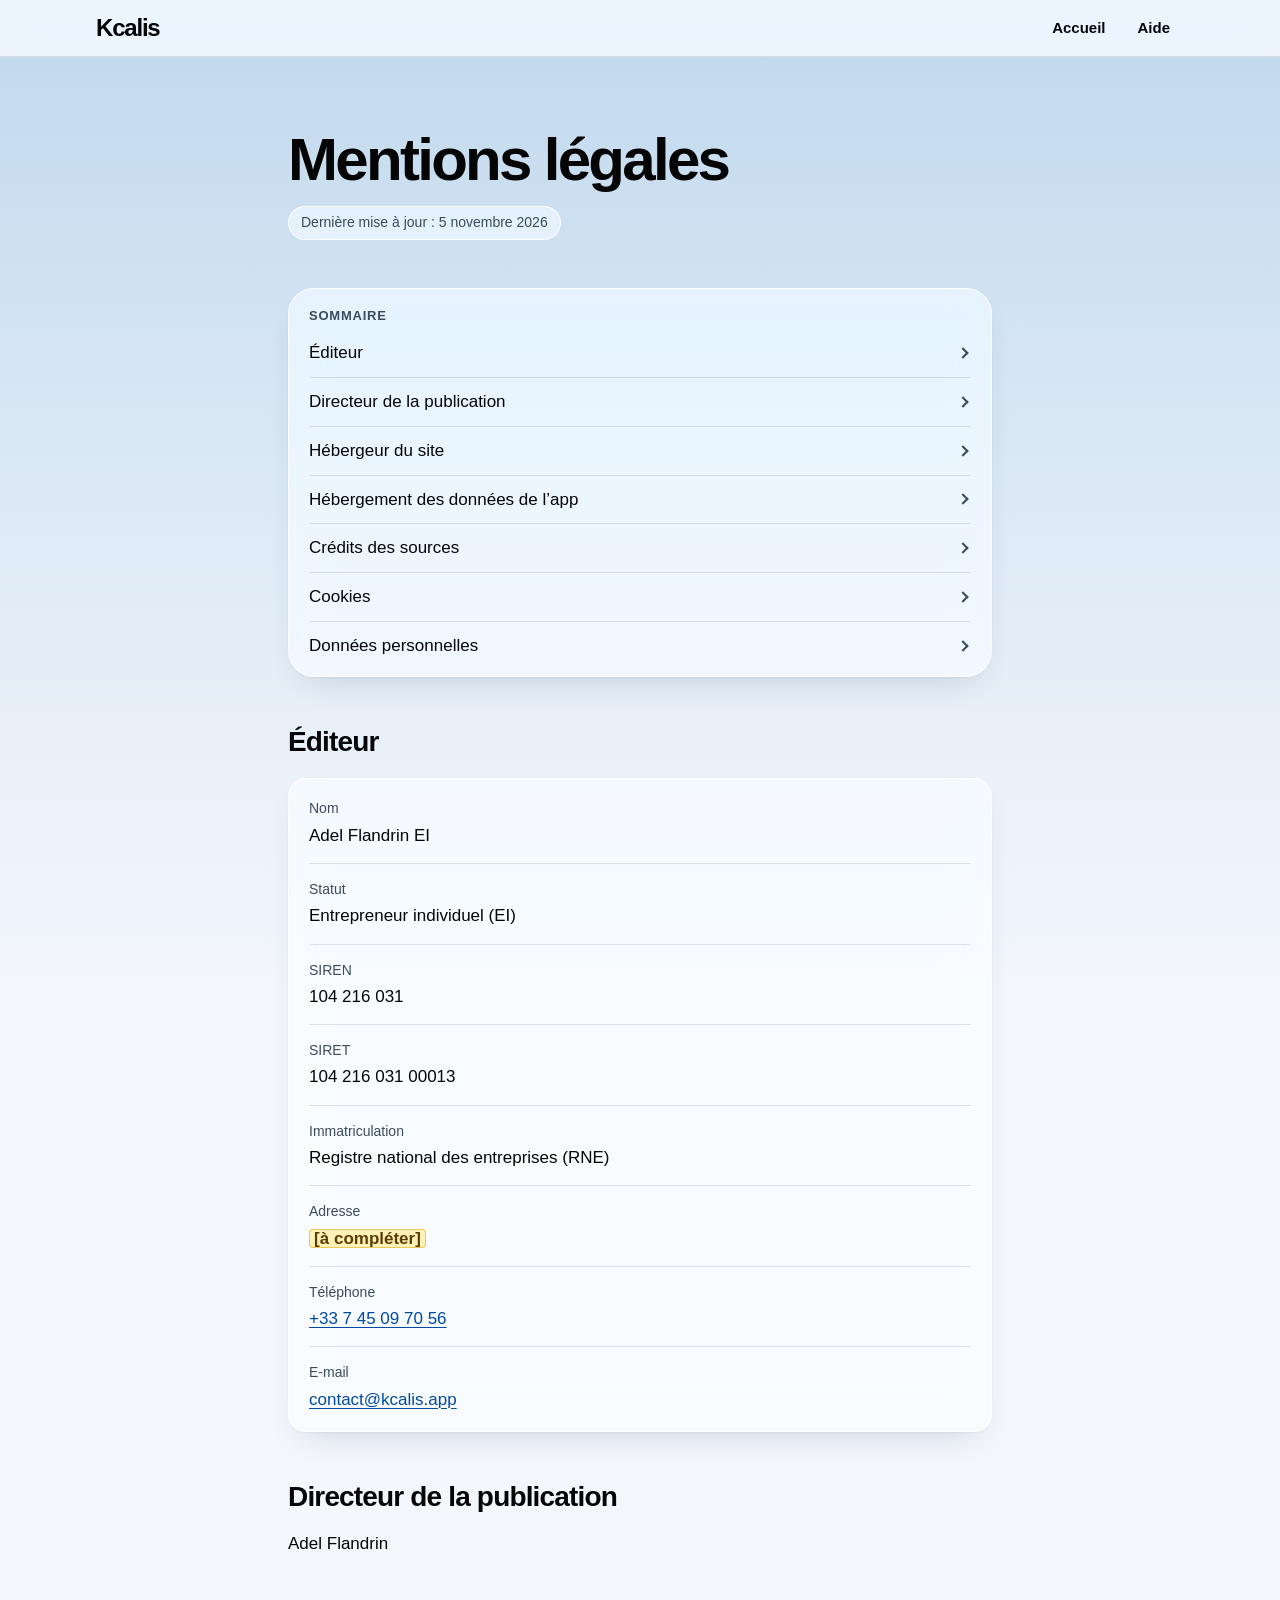
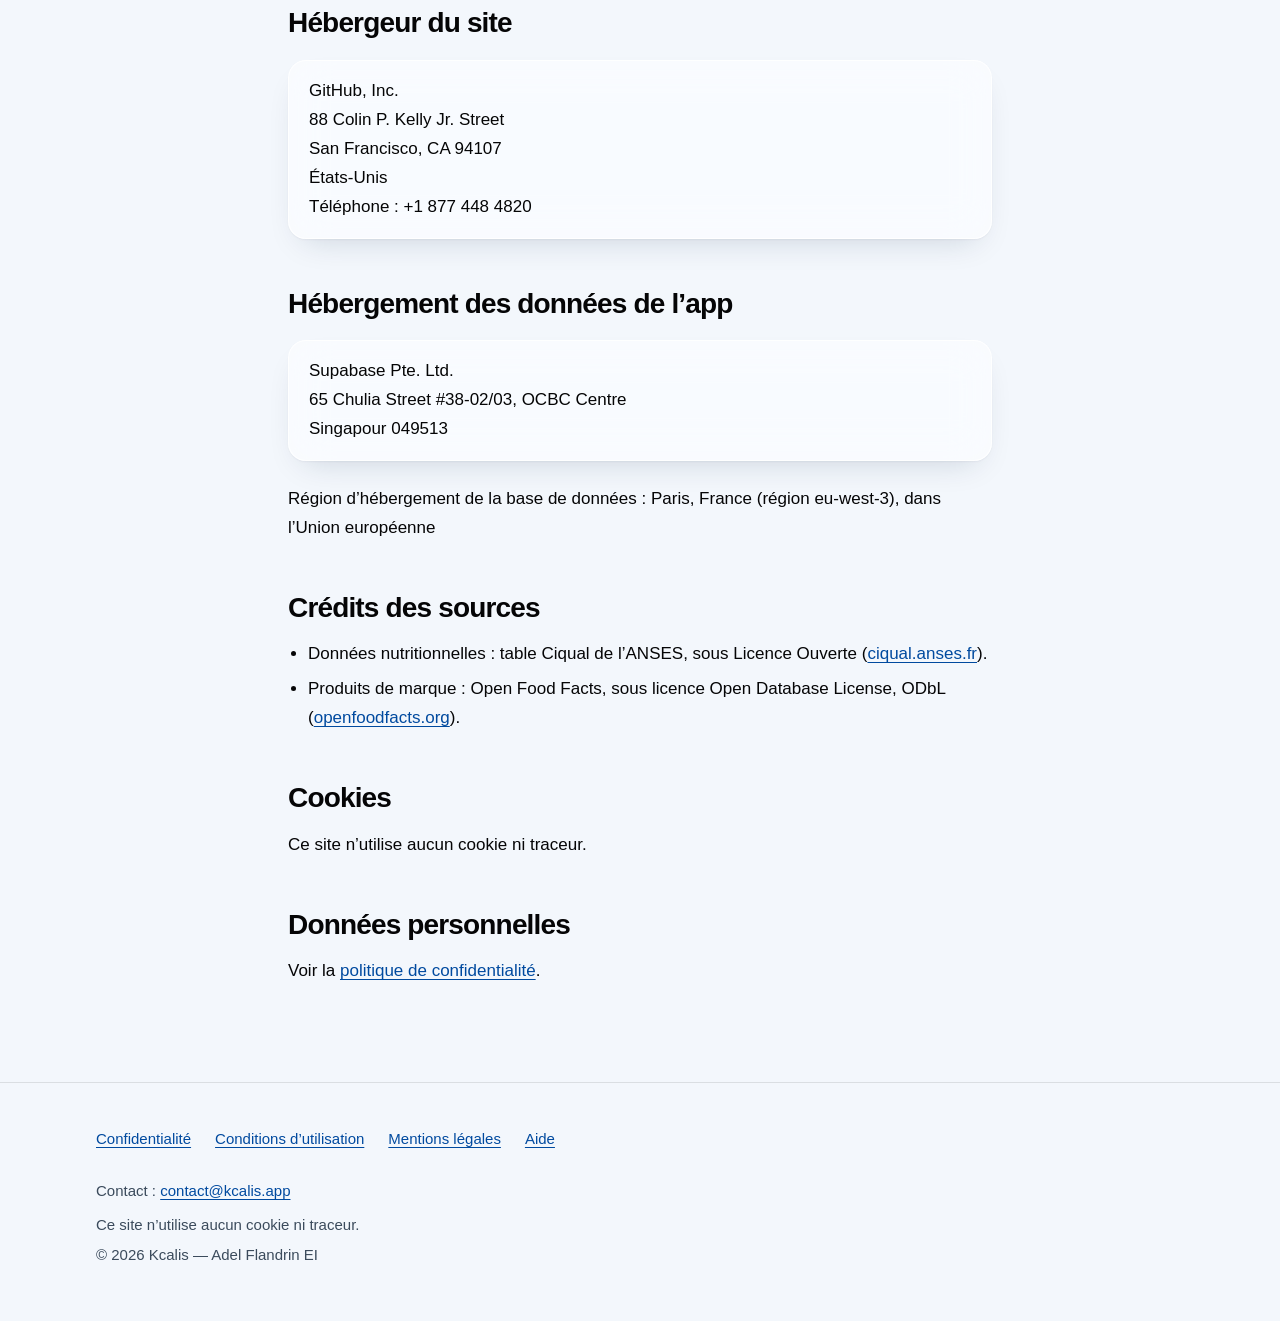
<file: mentions-legales.html>
<!doctype html>
<html lang="fr">
<head>
  <meta charset="utf-8">
  <meta http-equiv="Content-Security-Policy" content="default-src 'none'; img-src 'self' data:; style-src 'self'; font-src 'self'; base-uri 'none'; form-action 'none'; upgrade-insecure-requests">
  <meta name="referrer" content="strict-origin-when-cross-origin">
  <meta name="viewport" content="width=device-width, initial-scale=1">
  <title>Mentions légales — Kcalis</title>
  <meta name="description" content="Mentions légales du site kcalis.app : éditeur, directeur de la publication, hébergeur du site, hébergement des données et crédits.">
  <link rel="canonical" href="https://kcalis.app/mentions-legales.html">
  <meta name="theme-color" content="#bfd8ed">
  <meta name="color-scheme" content="light">
  <link rel="icon" href="/favicon-32.png" type="image/png" sizes="32x32">
  <link rel="apple-touch-icon" href="/apple-touch-icon.png">
  <link rel="stylesheet" href="/assets/style.css">
  <meta property="og:type" content="website">
  <meta property="og:site_name" content="Kcalis">
  <meta property="og:locale" content="fr_FR">
  <meta property="og:title" content="Mentions légales — Kcalis">
  <meta property="og:description" content="Mentions légales du site kcalis.app : éditeur, directeur de la publication, hébergeur du site, hébergement des données et crédits.">
  <meta property="og:url" content="https://kcalis.app/mentions-legales.html">
  <meta property="og:image" content="https://kcalis.app/assets/og.png">
  <meta property="og:image:width" content="1200">
  <meta property="og:image:height" content="630">
  <meta property="og:image:alt" content="Kcalis, nutrition et musculation sur iPhone">
  <meta name="twitter:card" content="summary_large_image">
  <meta name="twitter:title" content="Mentions légales — Kcalis">
  <meta name="twitter:description" content="Mentions légales du site kcalis.app : éditeur, directeur de la publication, hébergeur du site, hébergement des données et crédits.">
  <meta name="twitter:image" content="https://kcalis.app/assets/og.png">
  <meta name="twitter:image:alt" content="Kcalis, nutrition et musculation sur iPhone">
</head>
<body>
  <a class="skip-link" href="#contenu">Aller au contenu</a>
  <header class="site-header">
    <div class="wrap">
      <a class="brand" href="/">Kcalis</a>
      <nav class="site-nav" aria-label="Navigation principale">
        <ul>
        <li><a href="/">Accueil</a></li>
        <li><a href="/support.html">Aide</a></li>
        </ul>
      </nav>
    </div>
  </header>
  <main id="contenu" class="page">
    <div class="wrap wrap--text">
      <article>
        <h1>Mentions légales</h1>
        <p class="updated">Dernière mise à jour : 5 novembre 2026</p>
        <nav class="toc" aria-labelledby="titre-sommaire">
          <h2 id="titre-sommaire">Sommaire</h2>
          <ul role="list">
            <li><a href="#editeur">Éditeur</a></li>
            <li><a href="#directeur">Directeur de la publication</a></li>
            <li><a href="#hebergeur">Hébergeur du site</a></li>
            <li><a href="#hebergement-donnees">Hébergement des données de l’app</a></li>
            <li><a href="#credits">Crédits des sources</a></li>
            <li><a href="#cookies">Cookies</a></li>
            <li><a href="#donnees-personnelles">Données personnelles</a></li>
          </ul>
        </nav>

        <h2 id="editeur">Éditeur</h2>
        <dl class="facts">
          <dt>Nom</dt>
          <dd>Adel Flandrin EI</dd>
          <dt>Statut</dt>
          <dd>Entrepreneur individuel (EI)</dd>
          <dt>SIREN</dt>
          <dd>104 216 031</dd>
          <dt>SIRET</dt>
          <dd>104 216 031 00013</dd>
          <dt>Immatriculation</dt>
          <dd>Registre national des entreprises (RNE)</dd>
          <dt>Adresse</dt>
          <dd><span class="todo">[à compléter]</span></dd>
          <dt>Téléphone</dt>
          <dd><a href="tel:+33745097056">+33 7 45 09 70 56</a></dd>
          <dt>E-mail</dt>
          <dd><a href="mailto:contact@kcalis.app">contact@kcalis.app</a></dd>
        </dl>

        <h2 id="directeur">Directeur de la publication</h2>
        <p>Adel Flandrin</p>

        <h2 id="hebergeur">Hébergeur du site</h2>
        <address>
          GitHub, Inc.<br>
          88 Colin P. Kelly Jr. Street<br>
          San Francisco, CA 94107<br>
          États-Unis<br>
          Téléphone : +1 877 448 4820
        </address>

        <h2 id="hebergement-donnees">Hébergement des données de l’app</h2>
        <address>
          Supabase Pte. Ltd.<br>
          65 Chulia Street #38-02/03, OCBC Centre<br>
          Singapour 049513
        </address>
        <p>Région d’hébergement de la base de données : Paris, France (région eu-west-3), dans l’Union européenne</p>

        <h2 id="credits">Crédits des sources</h2>
        <ul>
          <li>Données nutritionnelles : table Ciqual de l’ANSES, sous Licence Ouverte (<a href="https://ciqual.anses.fr" rel="noopener noreferrer">ciqual.anses.fr</a>).</li>
          <li>Produits de marque : Open Food Facts, sous licence Open Database License, ODbL (<a href="https://world.openfoodfacts.org" rel="noopener noreferrer">openfoodfacts.org</a>).</li>
        </ul>

        <h2 id="cookies">Cookies</h2>
        <p>Ce site n’utilise aucun cookie ni traceur.</p>

        <h2 id="donnees-personnelles">Données personnelles</h2>
        <p>Voir la <a href="/confidentialite.html">politique de confidentialité</a>.</p>
      </article>
    </div>
  </main>
  <footer class="site-footer">
    <div class="wrap">
      <nav aria-label="Liens légaux">
        <ul>
          <li><a href="/confidentialite.html">Confidentialité</a></li>
          <li><a href="/conditions.html">Conditions d’utilisation</a></li>
          <li><a href="/mentions-legales.html">Mentions légales</a></li>
          <li><a href="/support.html">Aide</a></li>
        </ul>
      </nav>
      <p>Contact : <a href="mailto:contact@kcalis.app">contact@kcalis.app</a></p>
      <p>Ce site n’utilise aucun cookie ni traceur.</p>
      <p>© 2026 Kcalis — Adel Flandrin EI</p>
    </div>
  </footer>
</body>
</html>
</file>
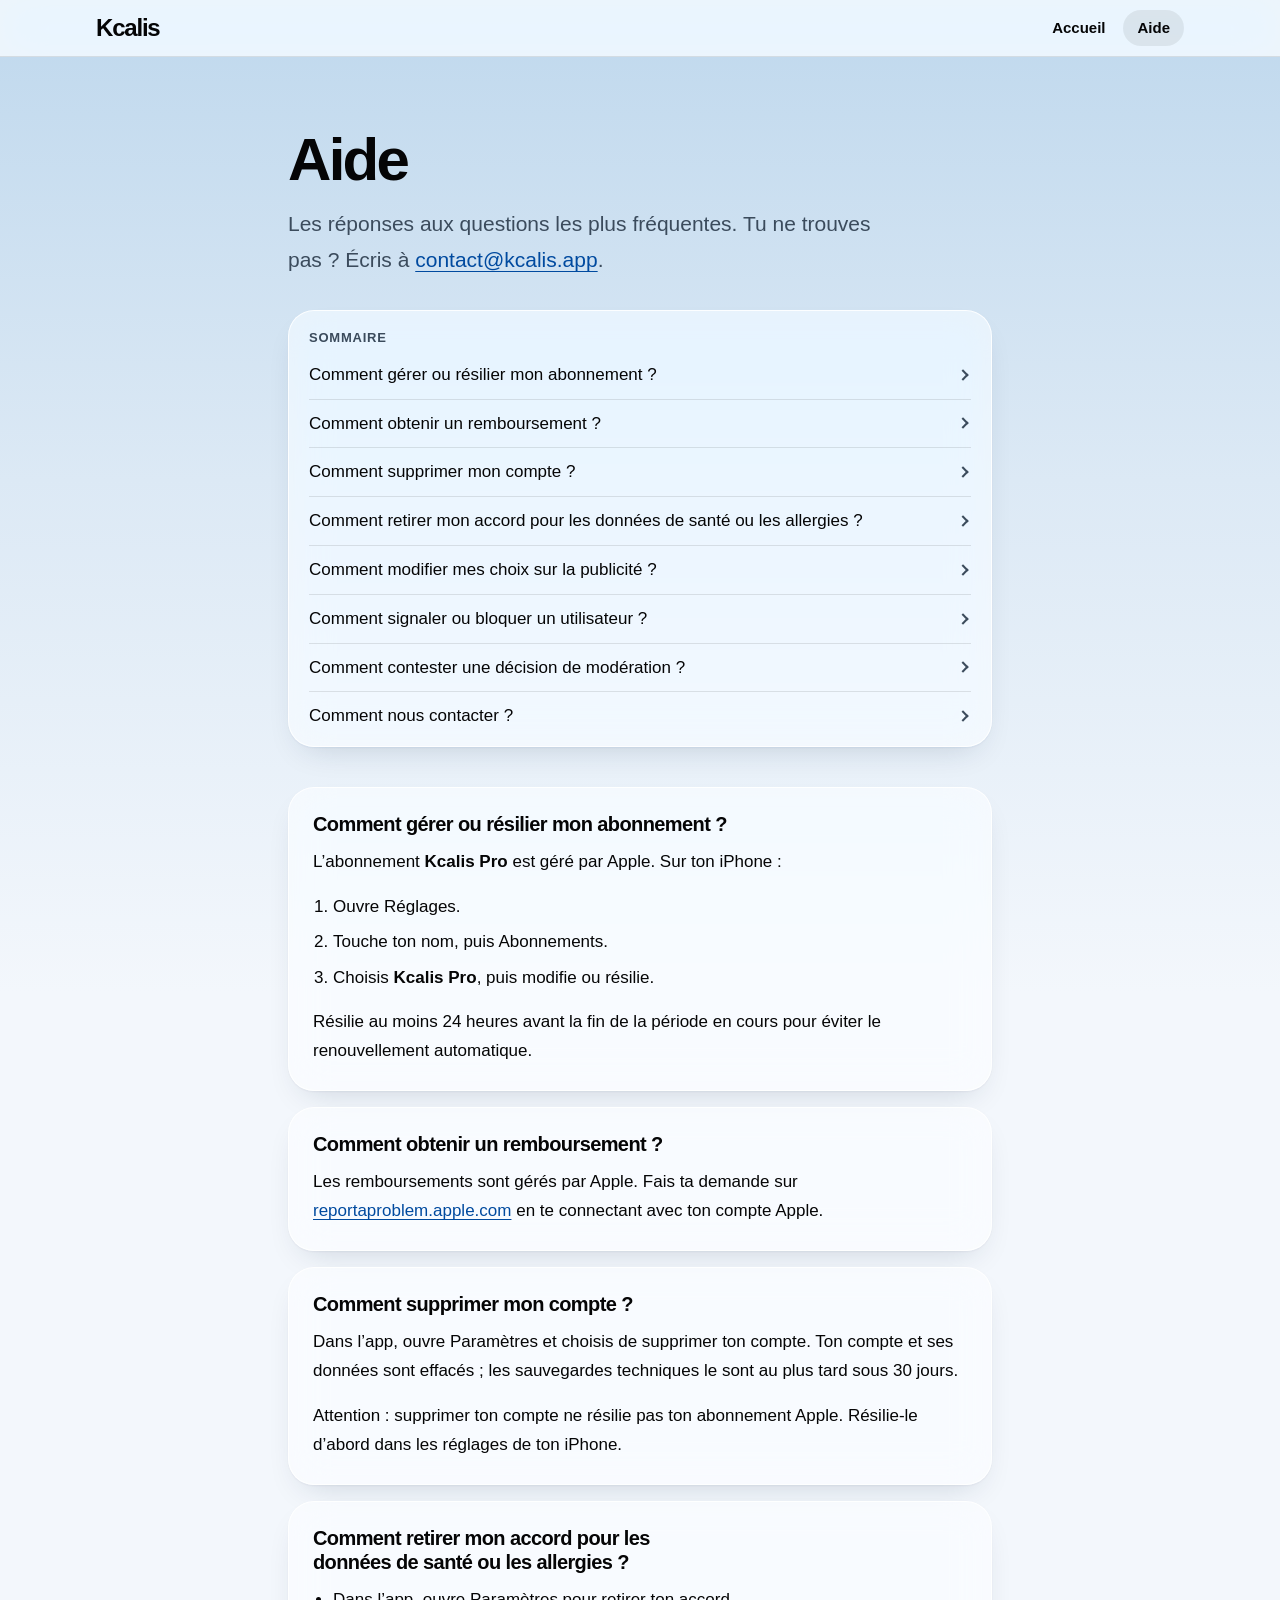
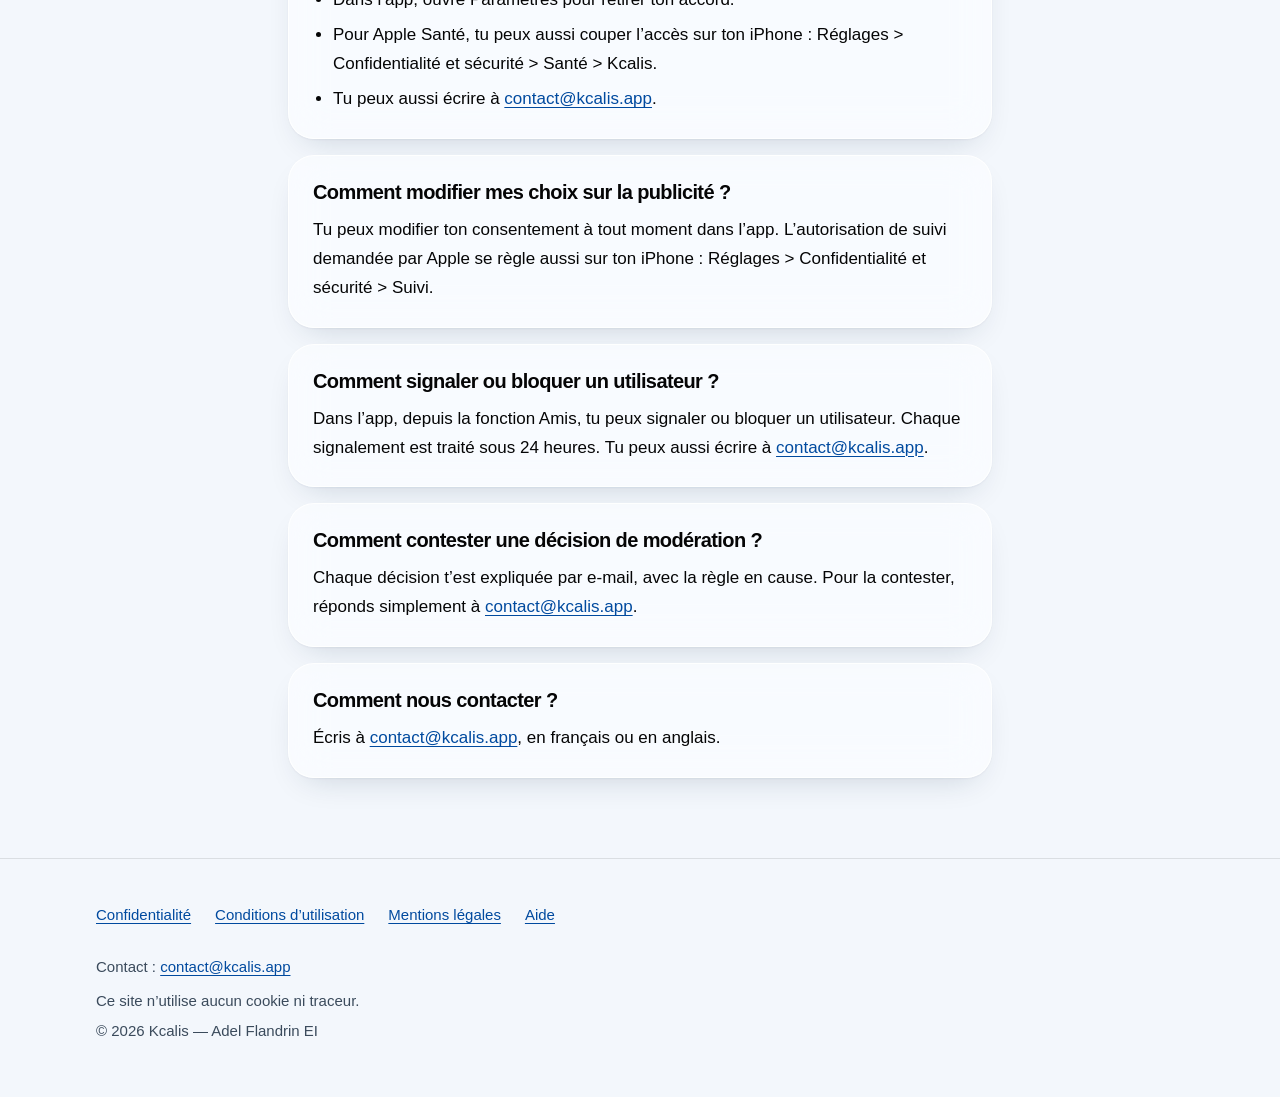
<file: support.html>
<!doctype html>
<html lang="fr">
<head>
  <meta charset="utf-8">
  <meta http-equiv="Content-Security-Policy" content="default-src 'none'; img-src 'self' data:; style-src 'self'; font-src 'self'; base-uri 'none'; form-action 'none'; upgrade-insecure-requests">
  <meta name="referrer" content="strict-origin-when-cross-origin">
  <meta name="viewport" content="width=device-width, initial-scale=1">
  <title>Aide — Kcalis</title>
  <meta name="description" content="Aide Kcalis : gérer ou résilier l’abonnement, se faire rembourser, supprimer son compte, retirer son accord, signaler un utilisateur, nous contacter.">
  <link rel="canonical" href="https://kcalis.app/support.html">
  <meta name="theme-color" content="#bfd8ed">
  <meta name="color-scheme" content="light">
  <link rel="icon" href="/favicon-32.png" type="image/png" sizes="32x32">
  <link rel="apple-touch-icon" href="/apple-touch-icon.png">
  <link rel="stylesheet" href="/assets/style.css">
  <meta property="og:type" content="website">
  <meta property="og:site_name" content="Kcalis">
  <meta property="og:locale" content="fr_FR">
  <meta property="og:title" content="Aide — Kcalis">
  <meta property="og:description" content="Aide Kcalis : gérer ou résilier l’abonnement, se faire rembourser, supprimer son compte, retirer son accord, signaler un utilisateur, nous contacter.">
  <meta property="og:url" content="https://kcalis.app/support.html">
  <meta property="og:image" content="https://kcalis.app/assets/og.png">
  <meta property="og:image:width" content="1200">
  <meta property="og:image:height" content="630">
  <meta property="og:image:alt" content="Kcalis, nutrition et musculation sur iPhone">
  <meta name="twitter:card" content="summary_large_image">
  <meta name="twitter:title" content="Aide — Kcalis">
  <meta name="twitter:description" content="Aide Kcalis : gérer ou résilier l’abonnement, se faire rembourser, supprimer son compte, retirer son accord, signaler un utilisateur, nous contacter.">
  <meta name="twitter:image" content="https://kcalis.app/assets/og.png">
  <meta name="twitter:image:alt" content="Kcalis, nutrition et musculation sur iPhone">
</head>
<body>
  <a class="skip-link" href="#contenu">Aller au contenu</a>
  <header class="site-header">
    <div class="wrap">
      <a class="brand" href="/">Kcalis</a>
      <nav class="site-nav" aria-label="Navigation principale">
        <ul>
        <li><a href="/">Accueil</a></li>
        <li><a href="/support.html" aria-current="page">Aide</a></li>
        </ul>
      </nav>
    </div>
  </header>
  <main id="contenu" class="page">
    <div class="wrap wrap--text">
      <h1>Aide</h1>
      <p class="lead">Les réponses aux questions les plus fréquentes. Tu ne trouves pas ? Écris à <a href="mailto:contact@kcalis.app">contact@kcalis.app</a>.</p>
        <nav class="toc" aria-labelledby="titre-sommaire">
          <h2 id="titre-sommaire">Sommaire</h2>
          <ul role="list">
            <li><a href="#q-abonnement">Comment gérer ou résilier mon abonnement ?</a></li>
            <li><a href="#q-remboursement">Comment obtenir un remboursement ?</a></li>
            <li><a href="#q-suppression">Comment supprimer mon compte ?</a></li>
            <li><a href="#q-sante">Comment retirer mon accord pour les données de santé ou les allergies ?</a></li>
            <li><a href="#q-pub">Comment modifier mes choix sur la publicité ?</a></li>
            <li><a href="#q-signaler">Comment signaler ou bloquer un utilisateur ?</a></li>
            <li><a href="#q-contester">Comment contester une décision de modération ?</a></li>
            <li><a href="#q-contact">Comment nous contacter ?</a></li>
          </ul>
        </nav>
      <div class="faq">
        <section aria-labelledby="q-abonnement">
          <h2 id="q-abonnement">Comment gérer ou résilier mon abonnement ?</h2>
          <p>L’abonnement <strong>Kcalis Pro</strong> est géré par Apple. Sur ton iPhone :</p>
          <ol>
            <li>Ouvre Réglages.</li>
            <li>Touche ton nom, puis Abonnements.</li>
            <li>Choisis <strong>Kcalis Pro</strong>, puis modifie ou résilie.</li>
          </ol>
          <p>Résilie au moins 24 heures avant la fin de la période en cours pour éviter le renouvellement automatique.</p>
        </section>

        <section aria-labelledby="q-remboursement">
          <h2 id="q-remboursement">Comment obtenir un remboursement ?</h2>
          <p>Les remboursements sont gérés par Apple. Fais ta demande sur <a href="https://reportaproblem.apple.com" rel="noopener noreferrer">reportaproblem.apple.com</a> en te connectant avec ton compte Apple.</p>
        </section>

        <section aria-labelledby="q-suppression">
          <h2 id="q-suppression">Comment supprimer mon compte ?</h2>
          <p>Dans l’app, ouvre Paramètres et choisis de supprimer ton compte. Ton compte et ses données sont effacés ; les sauvegardes techniques le sont au plus tard sous 30 jours.</p>
          <p>Attention : supprimer ton compte ne résilie pas ton abonnement Apple. Résilie-le d’abord dans les réglages de ton iPhone.</p>
        </section>

        <section aria-labelledby="q-sante">
          <h2 id="q-sante">Comment retirer mon accord pour les données de santé ou les allergies ?</h2>
          <ul>
            <li>Dans l’app, ouvre Paramètres pour retirer ton accord.</li>
            <li>Pour Apple Santé, tu peux aussi couper l’accès sur ton iPhone : Réglages &gt; Confidentialité et sécurité &gt; Santé &gt; Kcalis.</li>
            <li>Tu peux aussi écrire à <a href="mailto:contact@kcalis.app">contact@kcalis.app</a>.</li>
          </ul>
        </section>

        <section aria-labelledby="q-pub">
          <h2 id="q-pub">Comment modifier mes choix sur la publicité ?</h2>
          <p>Tu peux modifier ton consentement à tout moment dans l’app. L’autorisation de suivi demandée par Apple se règle aussi sur ton iPhone : Réglages &gt; Confidentialité et sécurité &gt; Suivi.</p>
        </section>

        <section aria-labelledby="q-signaler">
          <h2 id="q-signaler">Comment signaler ou bloquer un utilisateur ?</h2>
          <p>Dans l’app, depuis la fonction Amis, tu peux signaler ou bloquer un utilisateur. Chaque signalement est traité sous 24 heures. Tu peux aussi écrire à <a href="mailto:contact@kcalis.app">contact@kcalis.app</a>.</p>
        </section>

        <section aria-labelledby="q-contester">
          <h2 id="q-contester">Comment contester une décision de modération ?</h2>
          <p>Chaque décision t’est expliquée par e-mail, avec la règle en cause. Pour la contester, réponds simplement à <a href="mailto:contact@kcalis.app">contact@kcalis.app</a>.</p>
        </section>

        <section aria-labelledby="q-contact">
          <h2 id="q-contact">Comment nous contacter ?</h2>
          <p>Écris à <a href="mailto:contact@kcalis.app">contact@kcalis.app</a>, en français ou en anglais.</p>
        </section>
      </div>
    </div>
  </main>
  <footer class="site-footer">
    <div class="wrap">
      <nav aria-label="Liens légaux">
        <ul>
          <li><a href="/confidentialite.html">Confidentialité</a></li>
          <li><a href="/conditions.html">Conditions d’utilisation</a></li>
          <li><a href="/mentions-legales.html">Mentions légales</a></li>
          <li><a href="/support.html">Aide</a></li>
        </ul>
      </nav>
      <p>Contact : <a href="mailto:contact@kcalis.app">contact@kcalis.app</a></p>
      <p>Ce site n’utilise aucun cookie ni traceur.</p>
      <p>© 2026 Kcalis — Adel Flandrin EI</p>
    </div>
  </footer>
</body>
</html>
</file>
<file: assets/style.css>
/* Kcalis — feuille de style unique du site.
   Style de l'app : base claire (monde Nutrition), verre blanc, titres noirs très gras,
   monde Optimisation sombre. Aucun style inline (la CSP l'interdit), polices système,
   animations sur transform et opacity seulement, pilotées par le défilement et
   désactivées si l'utilisateur demande de réduire les animations. */

:root {
  --ink: #050506;          /* titres, boutons principaux, monde Optimisation */
  --pale: #bfd8ed;         /* monde Nutrition */
  --mist: #f3f7fc;         /* blanc bleuté */
  --blue: #007aff;         /* accent : icônes et petits détails */
  --link: #004a9f;         /* liens sur fond clair (contraste AA) */

  --text: #050506;
  --text-2: #3b4b5c;       /* texte secondaire sur fond clair */
  --on-dark: #f2f2f7;
  --on-dark-2: #a1a1aa;
  --hairline: rgba(5, 5, 6, 0.1);
  --hairline-dark: rgba(255, 255, 255, 0.12);

  /* Verre : fond opaque de repli, remplacé par le verre translucide
     dans @supports quand backdrop-filter est pris en charge. */
  --glass-solid: #eef4fa;
  --glass: rgba(255, 255, 255, 0.55);
  --glass-border: rgba(255, 255, 255, 0.85);
  --glass-shadow: 0 1px 2px rgba(15, 40, 70, 0.05), 0 14px 34px -16px rgba(15, 40, 70, 0.2);
  --glass-dark-solid: #151518;
  --glass-dark: rgba(255, 255, 255, 0.07);
  --blur: saturate(180%) blur(20px);

  --radius: 1.625rem;      /* 26 px */
  --radius-sm: 1.125rem;
  --max: 72rem;
  --max-text: 44rem;
  --gutter: clamp(1rem, 4vw, 2rem);
  --header-h: 3.5rem;
  --space: clamp(4rem, 9vw, 7rem);

  /* Téléphone de l'accueil : sa hauteur, et l'agrandissement final qui fait
     couvrir la vue par son écran (calculé selon les proportions de l'écran). */
  --ph: 70vh;
  --zoom-end: 1.9;

  --font: -apple-system, BlinkMacSystemFont, "SF Pro Text", "SF Pro Display", "Segoe UI", Roboto, "Helvetica Neue", Arial, sans-serif;

  color-scheme: light;
}

@supports (height: 1svh) {
  :root {
    --ph: 70svh;
  }
}

@media (min-aspect-ratio: 1/2) {
  :root {
    --zoom-end: 2.6;
  }
}

@media (min-aspect-ratio: 3/4) {
  :root {
    --zoom-end: 3.6;
  }
}

@media (min-aspect-ratio: 1/1) {
  :root {
    --zoom-end: 4.7;
  }
}

@media (min-aspect-ratio: 4/3) {
  :root {
    --zoom-end: 5.6;
  }
}

@media (min-aspect-ratio: 8/5) {
  :root {
    --zoom-end: 6.3;
  }
}

@media (min-aspect-ratio: 9/5) {
  :root {
    --zoom-end: 7.6;
  }
}

@media (min-aspect-ratio: 11/5) {
  :root {
    --zoom-end: 9.2;
  }
}

/* Base */

*,
*::before,
*::after {
  box-sizing: border-box;
}

html {
  -webkit-text-size-adjust: 100%;
  text-size-adjust: 100%;
  scroll-padding-top: calc(var(--header-h) + 1rem);
}

body {
  min-height: 100vh;
  margin: 0;
  background: linear-gradient(180deg, var(--pale) 0, #dce9f5 30rem, var(--mist) 62rem) no-repeat, var(--mist);
  color: var(--text);
  font-family: var(--font);
  font-size: 1.0625rem;
  line-height: 1.6;
  -webkit-font-smoothing: antialiased;
  -moz-osx-font-smoothing: grayscale;
  overflow-wrap: break-word;
}

img,
svg {
  display: block;
  max-width: 100%;
  height: auto;
}

a {
  color: var(--link);
  text-decoration-thickness: 1px;
  text-underline-offset: 0.2em;
}

a:hover {
  text-decoration-thickness: 2px;
}

:focus-visible {
  outline: 3px solid var(--ink);
  outline-offset: 3px;
  border-radius: 6px;
}

h1,
h2,
h3 {
  margin: 0;
  color: inherit;
  font-weight: 800;
  line-height: 1.1;
  letter-spacing: -0.025em;
  text-wrap: balance;
}

p,
ul,
ol,
dl {
  margin: 0 0 1rem;
}

ul,
ol {
  padding-left: 1.25rem;
}

li + li {
  margin-top: 0.4rem;
}

strong {
  font-weight: 700;
  color: inherit;
}

address {
  font-style: normal;
}

.skip-link {
  position: absolute;
  top: -4rem;
  left: 1rem;
  z-index: 100;
  padding: 0.625rem 1rem;
  border-radius: 999px;
  background: var(--ink);
  color: #fff;
  font-weight: 700;
  text-decoration: none;
}

.skip-link:focus {
  top: 0.5rem;
}

.wrap {
  width: 100%;
  max-width: var(--max);
  margin: 0 auto;
  padding: 0 var(--gutter);
}

.wrap--text {
  max-width: calc(var(--max-text) + 2 * var(--gutter));
}

/* En-tête : verre blanc, logo noir */

.site-header {
  position: sticky;
  top: 0;
  z-index: 50;
  background: var(--mist);
  border-bottom: 1px solid var(--hairline);
}

.site-header .wrap {
  display: flex;
  align-items: center;
  justify-content: space-between;
  gap: 1rem;
  min-height: var(--header-h);
}

/* Logo : le mot « Kcalis » en noir, dans la graisse système la plus forte,
   en attendant le fichier du logo. */
.brand {
  color: var(--ink);
  font-size: 1.5rem;
  font-weight: 900;
  line-height: 1;
  letter-spacing: -0.05em;
  text-decoration: none;
}

.brand:hover {
  color: var(--ink);
}

.site-nav ul {
  display: flex;
  gap: 0.25rem;
  margin: 0;
  padding: 0;
  list-style: none;
}

.site-nav li + li {
  margin-top: 0;
}

.site-nav a {
  display: inline-block;
  padding: 0.375rem 0.875rem;
  border-radius: 999px;
  color: var(--ink);
  font-size: 0.9375rem;
  font-weight: 600;
  text-decoration: none;
}

.site-nav a:hover {
  text-decoration: underline;
}

.site-nav a[aria-current="page"] {
  background: rgba(5, 5, 6, 0.07);
}

/* Pastilles et boutons */

.pill {
  display: inline-flex;
  align-items: center;
  gap: 0.5rem;
  margin: 0;
  padding: 0.375rem 0.9375rem 0.375rem 0.75rem;
  border: 1px solid var(--glass-border);
  border-radius: 999px;
  background: var(--glass-solid);
  box-shadow: var(--glass-shadow);
  color: var(--ink);
  font-size: 0.9375rem;
  font-weight: 600;
}

.pill::before {
  content: "";
  width: 0.5rem;
  height: 0.5rem;
  border-radius: 50%;
  background: var(--blue);
  box-shadow: 0 0 0 4px rgba(0, 122, 255, 0.18);
}

.actions {
  display: flex;
  flex-wrap: wrap;
  justify-content: center;
  gap: 0.75rem;
  margin-top: 1.75rem;
}

.button {
  display: inline-flex;
  align-items: center;
  justify-content: center;
  min-height: 3.25rem;
  padding: 0.8125rem 1.625rem;
  border-radius: 999px;
  background: var(--ink);
  box-shadow: 0 12px 24px -14px rgba(5, 5, 6, 0.7);
  color: #fff;
  font-size: 1.0625rem;
  font-weight: 600;
  line-height: 1.2;
  letter-spacing: -0.01em;
  text-decoration: none;
}

.button:hover {
  color: #fff;
  transform: translateY(-1px);
}

.actions .button {
  min-width: 13.5rem;
}

.button--glass {
  border: 1px solid var(--glass-border);
  background: var(--glass-solid);
  box-shadow: var(--glass-shadow);
  color: var(--ink);
}

.button--glass:hover {
  color: var(--ink);
}

/* Icônes : SVG dessinés à la main, colorés par les classes .tile et .icon */

.tile {
  display: inline-grid;
  place-items: center;
  width: 3rem;
  height: 3rem;
  border-radius: 0.875rem;
  background: var(--blue);
  box-shadow: inset 0 1px 0 rgba(255, 255, 255, 0.25), 0 8px 18px -10px rgba(0, 122, 255, 0.8);
  color: #fff;
}

.icon {
  width: 1.625rem;
  height: 1.625rem;
  fill: none;
  stroke: currentColor;
  stroke-width: 1.8;
  stroke-linecap: round;
  stroke-linejoin: round;
}

/* Accueil : héros */

.hero {
  padding-top: clamp(2.25rem, 6vw, 4.5rem);
}

.hero-head {
  text-align: center;
}

.hero h1 {
  max-width: 14em;
  margin: 1.25rem auto 1rem;
  color: var(--ink);
  font-size: clamp(2.75rem, 1.4rem + 4.6vw, 4.75rem);
  font-weight: 900;
  line-height: 1;
  letter-spacing: -0.05em;
}

.lead {
  max-width: 38rem;
  margin: 0 auto;
  color: var(--text-2);
  font-size: clamp(1.125rem, 1rem + 0.5vw, 1.3125rem);
  line-height: 1.5;
}

/* Accueil : scène du téléphone (le téléphone reste au centre de la scène).
   Sans animation pilotée par le défilement, ou avec « Réduire les animations » :
   téléphone fixe, de face. */

.scene {
  padding: clamp(2rem, 5vw, 3.5rem) 0 var(--space);
}

.scene-stage {
  display: grid;
  place-items: center;
  perspective: 1400px;
}

.phone-tilt {
  transform-style: preserve-3d;
}

.phone {
  --pw: calc(var(--ph) * 0.4615);
  position: relative;
  width: var(--pw);
  height: var(--ph);
  padding: calc(var(--pw) * 0.035);
  border-radius: calc(var(--pw) * 0.16);
  background: linear-gradient(145deg, #55555d 0%, #222226 22%, #0c0c0e 52%, #1f1f23 80%, #4f4f57 100%);
  box-shadow:
    inset 0 0 0 1px rgba(255, 255, 255, 0.2),
    inset 0 0 0 calc(var(--pw) * 0.012) #111114,
    0 50px 80px -40px rgba(15, 40, 70, 0.5),
    0 18px 40px -24px rgba(15, 40, 70, 0.4);
  transform-style: preserve-3d;
}

/* Tranche : un second panneau en retrait donne l'épaisseur quand le téléphone pivote. */
.phone::before {
  content: "";
  position: absolute;
  inset: 0;
  border-radius: inherit;
  background: linear-gradient(145deg, #3c3c43, #111114 55%, #2c2c31);
  transform: translateZ(calc(var(--pw) * -0.05));
}

.phone-screen {
  position: relative;
  display: grid;
  place-items: center;
  height: 100%;
  overflow: hidden;
  border-radius: calc(var(--pw) * 0.125);
  background: #fff;
  transform: translateZ(1px);
}

/* Écran sans capture : le logo sur fond blanc. */
.screen-logo {
  color: var(--ink);
  font-size: calc(var(--pw) * 0.17);
  font-weight: 900;
  line-height: 1;
  letter-spacing: -0.05em;
}

.phone-island {
  position: absolute;
  top: calc(var(--pw) * 0.065);
  left: 50%;
  width: calc(var(--pw) * 0.3);
  height: calc(var(--pw) * 0.088);
  margin-left: calc(var(--pw) * -0.15);
  border-radius: 999px;
  background: radial-gradient(circle closest-side at 82% 50%, #26324a 0 34%, rgba(0, 0, 0, 0) 42%), #000;
  transform: translateZ(2px);
}

/* Les deux mondes */

.world {
  padding: var(--space) 0;
}

.world-grid {
  display: grid;
  gap: clamp(2rem, 5vw, 3.5rem);
}

.kicker {
  margin: 0 0 0.75rem;
  color: var(--link);
  font-size: 1rem;
  font-weight: 700;
}

.world h2 {
  margin: 0 0 1rem;
  color: var(--ink);
  font-size: clamp(2.5rem, 1.2rem + 4vw, 4rem);
  font-weight: 900;
  line-height: 1;
  letter-spacing: -0.05em;
}

.world-lead {
  max-width: 32rem;
  margin: 0;
  color: var(--text-2);
  font-size: clamp(1.125rem, 1rem + 0.5vw, 1.3125rem);
  line-height: 1.5;
}

.world-head--center {
  max-width: 44rem;
  margin: 0 auto;
  text-align: center;
}

.world-head--center .world-lead {
  margin: 0 auto;
}

/* Monde Optimisation : le monde sombre de l'app */

.optim {
  margin: 0 clamp(0.5rem, 2vw, 1.5rem);
  border-radius: clamp(1.75rem, 3vw, 2.5rem);
  background: radial-gradient(40rem 28rem at 85% 30%, rgba(0, 122, 255, 0.18), rgba(0, 122, 255, 0) 70%), var(--ink);
  color: var(--on-dark);
}

.optim h2 {
  color: var(--on-dark);
}

.optim .world-lead {
  color: var(--on-dark-2);
}

.optim :focus-visible {
  outline-color: var(--on-dark);
}

/* Cartes */

.cards {
  display: grid;
  grid-template-columns: minmax(0, 1fr);
  gap: 1rem;
  margin: 0;
  padding: 0;
  list-style: none;
}

.cards li + li {
  margin-top: 0;
}

.card {
  height: 100%;
  padding: clamp(1.5rem, 3vw, 2rem);
  border-radius: var(--radius);
}

.card h3 {
  margin: 1.125rem 0 0.375rem;
  font-size: 1.25rem;
  font-weight: 800;
  line-height: 1.25;
  letter-spacing: -0.02em;
}

.card p {
  margin: 0;
}

.card p + p {
  margin-top: 0.875rem;
}

.card--light {
  border: 1px solid var(--glass-border);
  background: var(--glass-solid);
  box-shadow: var(--glass-shadow);
  color: var(--ink);
}

.card--light p {
  color: var(--text-2);
}

.card--dark {
  border: 1px solid var(--hairline-dark);
  background: var(--glass-dark-solid);
  box-shadow: inset 0 1px 0 rgba(255, 255, 255, 0.06);
  color: var(--on-dark);
}

.card--dark p {
  color: var(--on-dark-2);
}

.card--feature h2 {
  margin: 1.25rem 0 0.75rem;
  font-size: clamp(1.75rem, 1.2rem + 2vw, 2.5rem);
  font-weight: 900;
  line-height: 1.05;
  letter-spacing: -0.04em;
}

.cards--pro {
  max-width: 52rem;
  margin: clamp(2rem, 5vw, 3rem) auto 0;
}

.note {
  max-width: 52rem;
  margin: 1.5rem auto 0;
  color: var(--text-2);
  font-size: 0.9375rem;
  text-align: center;
}

.world--end {
  padding-top: 0;
}

.duo {
  display: grid;
  gap: 1rem;
}

/* Pages de texte : légales et Aide */

.page {
  padding: clamp(2.5rem, 6vw, 4.5rem) 0 clamp(3rem, 7vw, 5rem);
}

.page h1 {
  margin: 0 0 1rem;
  color: var(--ink);
  font-size: clamp(2.25rem, 1.4rem + 3.8vw, 3.75rem);
  font-weight: 900;
  line-height: 1.02;
  letter-spacing: -0.045em;
}

.page h2 {
  margin: 3rem 0 1rem;
  font-size: clamp(1.375rem, 1.1rem + 1.2vw, 1.75rem);
  font-weight: 800;
  line-height: 1.2;
  letter-spacing: -0.03em;
}

.page h3 {
  margin: 2rem 0 0.75rem;
  font-size: 1.1875rem;
  font-weight: 800;
}

.page p,
.page li {
  line-height: 1.7;
}

.page .lead {
  margin: 0 0 1rem;
}

.updated {
  display: inline-block;
  padding: 0.25rem 0.75rem;
  border: 1px solid var(--glass-border);
  border-radius: 999px;
  background: var(--glass-solid);
  color: var(--text-2);
  font-size: 0.875rem;
}

/* Sommaire : liste groupée façon iOS, sur verre blanc */

.toc {
  margin: 2rem 0 2.5rem;
  padding: 1.125rem 1.25rem 0.375rem;
  border: 1px solid var(--glass-border);
  border-radius: var(--radius);
  background: var(--glass-solid);
  box-shadow: var(--glass-shadow);
}

.page .toc h2 {
  margin: 0 0 0.25rem;
  color: var(--text-2);
  font-size: 0.8125rem;
  font-weight: 700;
  line-height: 1.4;
  letter-spacing: 0.06em;
  text-transform: uppercase;
}

.toc ol,
.toc ul {
  margin: 0;
  padding: 0;
  list-style: none;
  counter-reset: toc;
}

.toc li {
  counter-increment: toc;
}

.toc li + li {
  margin-top: 0;
  border-top: 1px solid var(--hairline);
}

.toc a {
  display: flex;
  align-items: center;
  gap: 0.75rem;
  padding: 0.75rem 0;
  color: var(--ink);
  line-height: 1.4;
  text-decoration: none;
}

.toc a:hover {
  text-decoration: underline;
}

.toc ol a::before {
  content: counter(toc) ".";
  flex: none;
  min-width: 1.75rem;
  color: var(--text-2);
  font-variant-numeric: tabular-nums;
}

.toc a::after {
  content: "";
  flex: none;
  width: 0.5rem;
  height: 0.5rem;
  margin: 0 0.25rem 0 auto;
  border-top: 2px solid var(--text-2);
  border-right: 2px solid var(--text-2);
  transform: rotate(45deg);
}

/* Blocs sur verre blanc */

.callout,
dl.facts,
.page address {
  margin: 1.25rem 0 1.5rem;
  border: 1px solid var(--glass-border);
  border-radius: var(--radius-sm);
  background: var(--glass-solid);
  box-shadow: var(--glass-shadow);
}

.callout {
  padding: 1.25rem 1.5rem;
  box-shadow: inset 3px 0 0 var(--blue), var(--glass-shadow);
}

.callout p:last-child,
.callout ul:last-child {
  margin-bottom: 0;
}

.page address {
  padding: 1rem 1.25rem;
  line-height: 1.7;
}

dl.facts {
  padding: 0.25rem 1.25rem;
}

dl.facts dt {
  padding-top: 0.875rem;
  color: var(--text-2);
  font-size: 0.875rem;
}

dl.facts dd {
  margin: 0;
  padding: 0.125rem 0 0.875rem;
  border-bottom: 1px solid var(--hairline);
}

dl.facts dd:last-child {
  border-bottom: 0;
}

.todo {
  padding: 0 0.3em;
  border-radius: 4px;
  background: #fff1b8;
  box-shadow: inset 0 0 0 1px #e9c85c;
  color: #5a3e00;
  font-weight: 600;
}

/* Tableaux : tableau classique, liste de cartes sous 600 px */

.table-wrap {
  margin: 1.25rem 0 1.75rem;
  overflow-x: auto;
  border: 1px solid var(--glass-border);
  border-radius: var(--radius-sm);
  background: var(--glass-solid);
  box-shadow: var(--glass-shadow);
}

table {
  width: 100%;
  min-width: 36rem;
  border-collapse: collapse;
  font-size: 0.9375rem;
  line-height: 1.55;
}

caption {
  padding: 0.875rem 1rem;
  color: var(--text-2);
  font-size: 0.875rem;
  text-align: left;
}

th,
td {
  padding: 0.875rem 1rem;
  border-top: 1px solid var(--hairline);
  text-align: left;
  vertical-align: top;
}

thead th {
  font-size: 0.875rem;
}

/* Questions fréquentes */

.faq {
  display: grid;
  gap: 1rem;
}

.faq section {
  padding: 1.5rem 1.5rem 0.5rem;
  border: 1px solid var(--glass-border);
  border-radius: var(--radius);
  background: var(--glass-solid);
  box-shadow: var(--glass-shadow);
}

.page .faq h2 {
  margin: 0 0 0.75rem;
  font-size: 1.25rem;
}

/* Pied de page */

.site-footer {
  padding: 2.5rem 0 3rem;
  border-top: 1px solid var(--hairline);
  color: var(--text-2);
  font-size: 0.9375rem;
}

.site-footer ul {
  display: flex;
  flex-wrap: wrap;
  gap: 0.25rem 1.5rem;
  margin: 0 0 1.25rem;
  padding: 0;
  list-style: none;
}

.site-footer li + li {
  margin-top: 0;
}

.site-footer a {
  display: inline-block;
  padding: 0.25rem 0;
}

.site-footer p {
  margin: 0 0 0.375rem;
}

/* 404 */

.notfound {
  padding: clamp(4rem, 12vw, 8rem) 0;
  text-align: center;
}

.notfound h1 {
  margin: 0 0 1rem;
  color: var(--ink);
  font-size: clamp(2.5rem, 1.5rem + 4vw, 4rem);
  font-weight: 900;
  line-height: 1.04;
  letter-spacing: -0.045em;
}

/* Écrans plus larges */

@media (min-width: 40rem) {
  .cards {
    grid-template-columns: repeat(2, minmax(0, 1fr));
  }
}

@media (min-width: 48rem) {
  .duo {
    grid-template-columns: repeat(2, minmax(0, 1fr));
  }
}

@media (min-width: 64rem) {
  .world-grid {
    grid-template-columns: minmax(0, 0.8fr) minmax(0, 1.2fr);
    align-items: start;
  }

  .world-grid > .world-head {
    position: sticky;
    top: calc(var(--header-h) + 2.5rem);
    padding-top: 1rem;
  }

  .world-grid--reverse {
    grid-template-columns: minmax(0, 1.1fr) minmax(0, 1fr);
    align-items: center;
  }

  .world-grid--reverse > .world-head {
    position: static;
    order: 2;
    padding-top: 0;
  }
}

/* Tableaux en cartes sous 600 px de large */

@media screen and (max-width: 599.98px) {
  .table-wrap {
    overflow: visible;
    border: 0;
    border-radius: 0;
    background: none;
    box-shadow: none;
  }

  .table-wrap table {
    min-width: 0;
  }

  .table-wrap table,
  .table-wrap caption,
  .table-wrap tbody,
  .table-wrap tr,
  .table-wrap th,
  .table-wrap td {
    display: block;
  }

  .table-wrap thead {
    position: absolute;
    width: 1px;
    height: 1px;
    overflow: hidden;
    clip: rect(0 0 0 0);
    white-space: nowrap;
  }

  .table-wrap caption {
    padding: 0 0 0.75rem;
  }

  .table-wrap tr {
    margin: 0 0 0.875rem;
    padding: 1.125rem 1.25rem;
    border: 1px solid var(--glass-border);
    border-radius: var(--radius-sm);
    background: var(--glass-solid);
    box-shadow: var(--glass-shadow);
  }

  .table-wrap th,
  .table-wrap td {
    padding: 0;
    border: 0;
  }

  .table-wrap th[scope="row"] {
    padding-bottom: 0.25rem;
    font-size: 1.0625rem;
  }

  .table-wrap td {
    padding-top: 0.75rem;
  }

  .table-wrap td::before {
    content: attr(data-label);
    content: attr(data-label) / "";
    display: block;
    margin-bottom: 0.125rem;
    color: var(--text-2);
    font-size: 0.8125rem;
    font-weight: 600;
  }
}

/* Verre dépoli quand le navigateur sait le faire (sinon : fonds opaques ci-dessus) */

@supports ((-webkit-backdrop-filter: blur(1px)) or (backdrop-filter: blur(1px))) {
  .site-header {
    background: rgba(255, 255, 255, 0.72);
    -webkit-backdrop-filter: var(--blur);
    backdrop-filter: var(--blur);
  }

  .pill,
  .button--glass,
  .card--light,
  .updated,
  .toc,
  .callout,
  dl.facts,
  .page address,
  .table-wrap,
  .faq section {
    background: var(--glass);
    -webkit-backdrop-filter: var(--blur);
    backdrop-filter: var(--blur);
  }

  .card--dark {
    background: var(--glass-dark);
    -webkit-backdrop-filter: var(--blur);
    backdrop-filter: var(--blur);
  }

  @media screen and (max-width: 599.98px) {
    .table-wrap {
      background: none;
      -webkit-backdrop-filter: none;
      backdrop-filter: none;
    }

    .table-wrap tr {
      background: var(--glass);
      -webkit-backdrop-filter: var(--blur);
      backdrop-filter: var(--blur);
    }
  }
}

/* Mouvement : seulement si l'utilisateur ne demande pas de le réduire,
   et seulement sur transform et opacity. */

@media (prefers-reduced-motion: no-preference) {
  html {
    scroll-behavior: smooth;
  }

  .button {
    transition: transform 0.2s ease;
  }
}

/* Animations pilotées par le défilement (animation-timeline).
   Sans cette fonction, ou avec « Réduire les animations », rien ne bouge
   et tout reste en place, lisible. */

@keyframes scene-pivot {
  from {
    transform: translateY(-12vh) rotateX(14deg) rotateY(-30deg) rotateZ(-6deg) scale(0.9);
  }

  to {
    transform: translateY(0) rotateX(0deg) rotateY(0deg) rotateZ(0deg) scale(1);
  }
}

@keyframes scene-zoom {
  from {
    transform: scale(1);
  }

  to {
    transform: scale(var(--zoom-end));
  }
}

@keyframes world-slide {
  from {
    transform: translateX(100%);
  }

  to {
    transform: translateX(0);
  }
}

@supports (animation-timeline: view()) {
  @media (prefers-reduced-motion: no-preference) {
    /* Le téléphone pivote vers toi pendant que la scène arrive, puis la scène
       reste en place et le téléphone grandit jusqu'à ce que son écran couvre la vue. */
    .scene {
      height: 180svh;
      padding: 0;
      view-timeline-name: --scene;
    }

    .scene-stage {
      position: sticky;
      top: 0;
      height: 100svh;
      overflow: hidden;
    }

    .phone-tilt {
      animation: scene-pivot linear both;
      animation-timeline: --scene;
      animation-range: entry 20% contain 0%;
    }

    .phone {
      animation: scene-zoom linear both;
      animation-timeline: --scene;
      animation-range: contain 8% contain 92%;
    }

    /* Le monde Optimisation glisse depuis la droite, comme le geste de l'app. */
    .optim-track {
      overflow-x: clip;
      view-timeline-name: --optim;
    }

    .optim {
      animation: world-slide linear both;
      animation-timeline: --optim;
      animation-range: cover 0% cover 32%;
    }
  }
}

@media (prefers-reduced-motion: reduce) {
  *,
  *::before,
  *::after {
    animation: none !important;
    transition: none !important;
    scroll-behavior: auto !important;
  }

  .button:hover {
    transform: none;
  }
}

/* Impression : fond blanc, texte noir, adresse des liens visible */

@media print {
  @page {
    margin: 1.5cm;
  }

  *,
  *::before,
  *::after {
    color: #000 !important;
    background: none !important;
    box-shadow: none !important;
    text-shadow: none !important;
    -webkit-backdrop-filter: none !important;
    backdrop-filter: none !important;
  }

  html {
    scroll-padding-top: 0;
  }

  body {
    background: #fff !important;
    font-size: 11pt;
  }

  .site-header {
    position: static;
    border-bottom: 1px solid #000;
  }

  .site-nav,
  .skip-link,
  .scene,
  .actions,
  .tile {
    display: none !important;
  }

  .hero,
  .world,
  .page,
  .notfound {
    padding: 1.5rem 0;
  }

  .optim {
    margin: 0;
    border: 1px solid #000;
  }

  .hero h1,
  .world h2,
  .page h1 {
    font-size: 22pt;
  }

  .card,
  .toc,
  .callout,
  dl.facts,
  .page address,
  .table-wrap,
  .faq section,
  .pill,
  .updated {
    border: 1px solid #000;
  }

  .table-wrap {
    overflow: visible;
  }

  table {
    min-width: 0;
  }

  th,
  td {
    border-top: 1px solid #000;
  }

  .toc li + li,
  dl.facts dd {
    border-color: #999;
  }

  a {
    text-decoration: underline;
  }

  a[href^="http"]::after {
    content: " (" attr(href) ")";
    font-size: 0.9em;
  }

  a[href^="/"]::after {
    content: " (https://kcalis.app" attr(href) ")";
    font-size: 0.9em;
  }

  .brand::after,
  .toc a::after {
    content: none !important;
    display: none;
  }

  .todo {
    border: 1px dashed #000;
  }

  h2,
  h3 {
    break-after: avoid;
  }

  tr,
  .card,
  .faq section,
  dl.facts,
  .page address {
    break-inside: avoid;
  }
}
</file>
